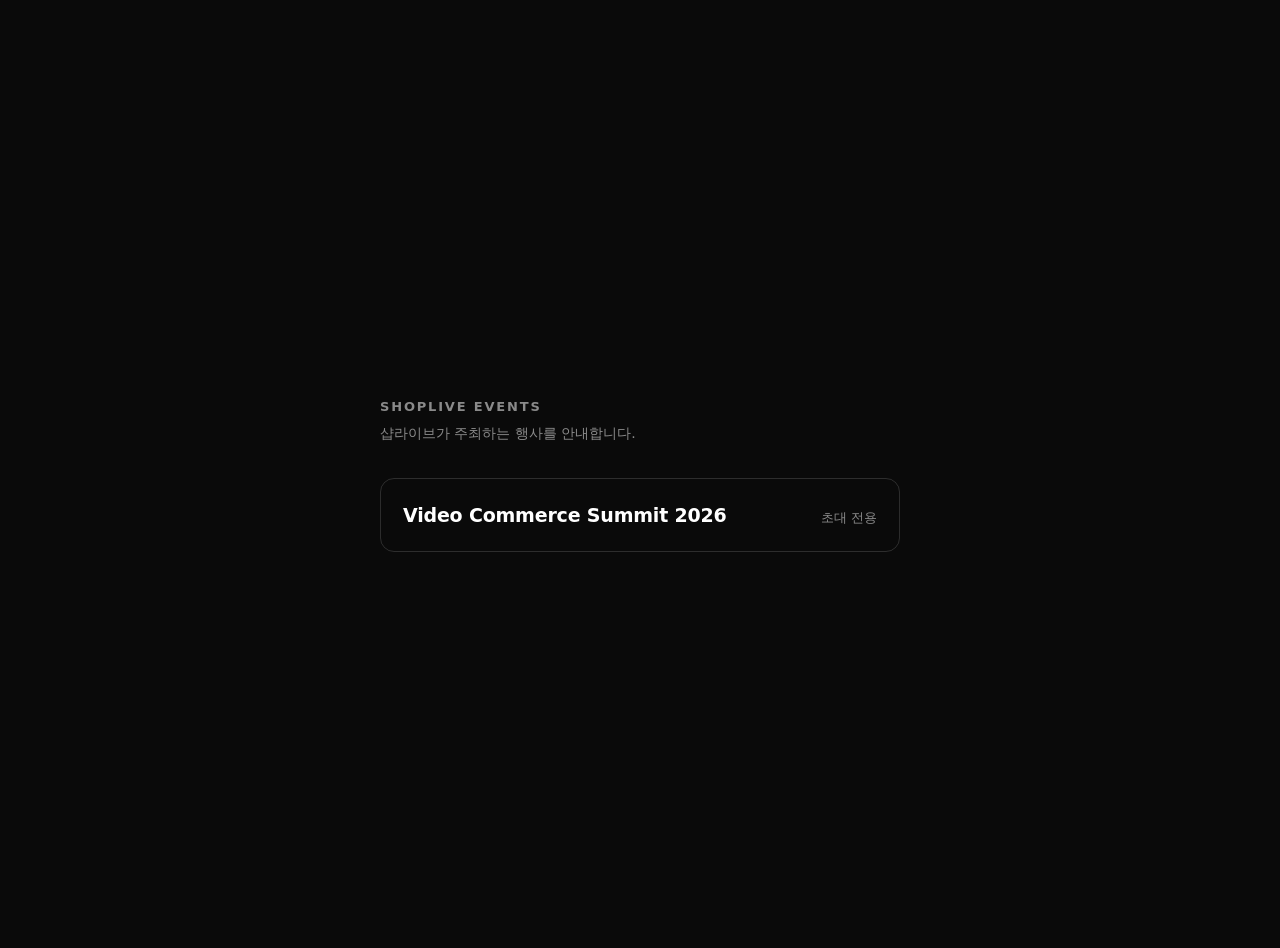
<file: index.html>
<!doctype html>
<html lang="ko">
<head>
<meta charset="utf-8" />
<meta name="viewport" content="width=device-width, initial-scale=1" />
<title>Shoplive Events</title>
<meta name="description" content="샵라이브가 주최하는 행사 안내." />
<meta name="theme-color" content="#0A0A0A" />
<link rel="icon" href="favicon.svg" type="image/svg+xml" />
<style>
  :root { color-scheme: dark; }
  body {
    margin: 0;
    min-height: 100dvh;
    display: grid;
    place-items: center;
    padding: 24px;
    background: #0A0A0A;
    color: #fff;
    font: 16px/1.7 system-ui, -apple-system, "Segoe UI", Roboto, sans-serif;
    word-break: keep-all;
  }
  main { width: 100%; max-width: 520px; }
  h1 { margin: 0 0 4px; font-size: 13px; font-weight: 700; letter-spacing: .14em; text-transform: uppercase; color: #8A8A8A; }
  p { margin: 0 0 32px; color: #8A8A8A; font-size: 14px; }
  ul { margin: 0; padding: 0; list-style: none; }
  li + li { margin-top: 12px; }
  a {
    display: flex;
    align-items: baseline;
    gap: 12px;
    padding: 20px 22px;
    border: 1px solid rgba(255,255,255,.14);
    border-radius: 14px;
    color: inherit;
    text-decoration: none;
    transition: border-color .2s ease, background .2s ease;
  }
  a:hover, a:focus-visible { border-color: #EA1525; background: rgba(234,21,37,.08); }
  .t { font-size: 19px; font-weight: 700; letter-spacing: -.01em; }
  .d { margin-left: auto; font-size: 13px; color: #8A8A8A; white-space: nowrap; }
</style>
</head>
<body>
<main>
  <h1>Shoplive Events</h1>
  <p>샵라이브가 주최하는 행사를 안내합니다.</p>
  <ul>
    <li>
      <a href="summit-2026/">
        <span class="t">Video Commerce Summit 2026</span>
        <span class="d">초대 전용</span>
      </a>
    </li>
  </ul>
</main>
</body>
</html>
</file>
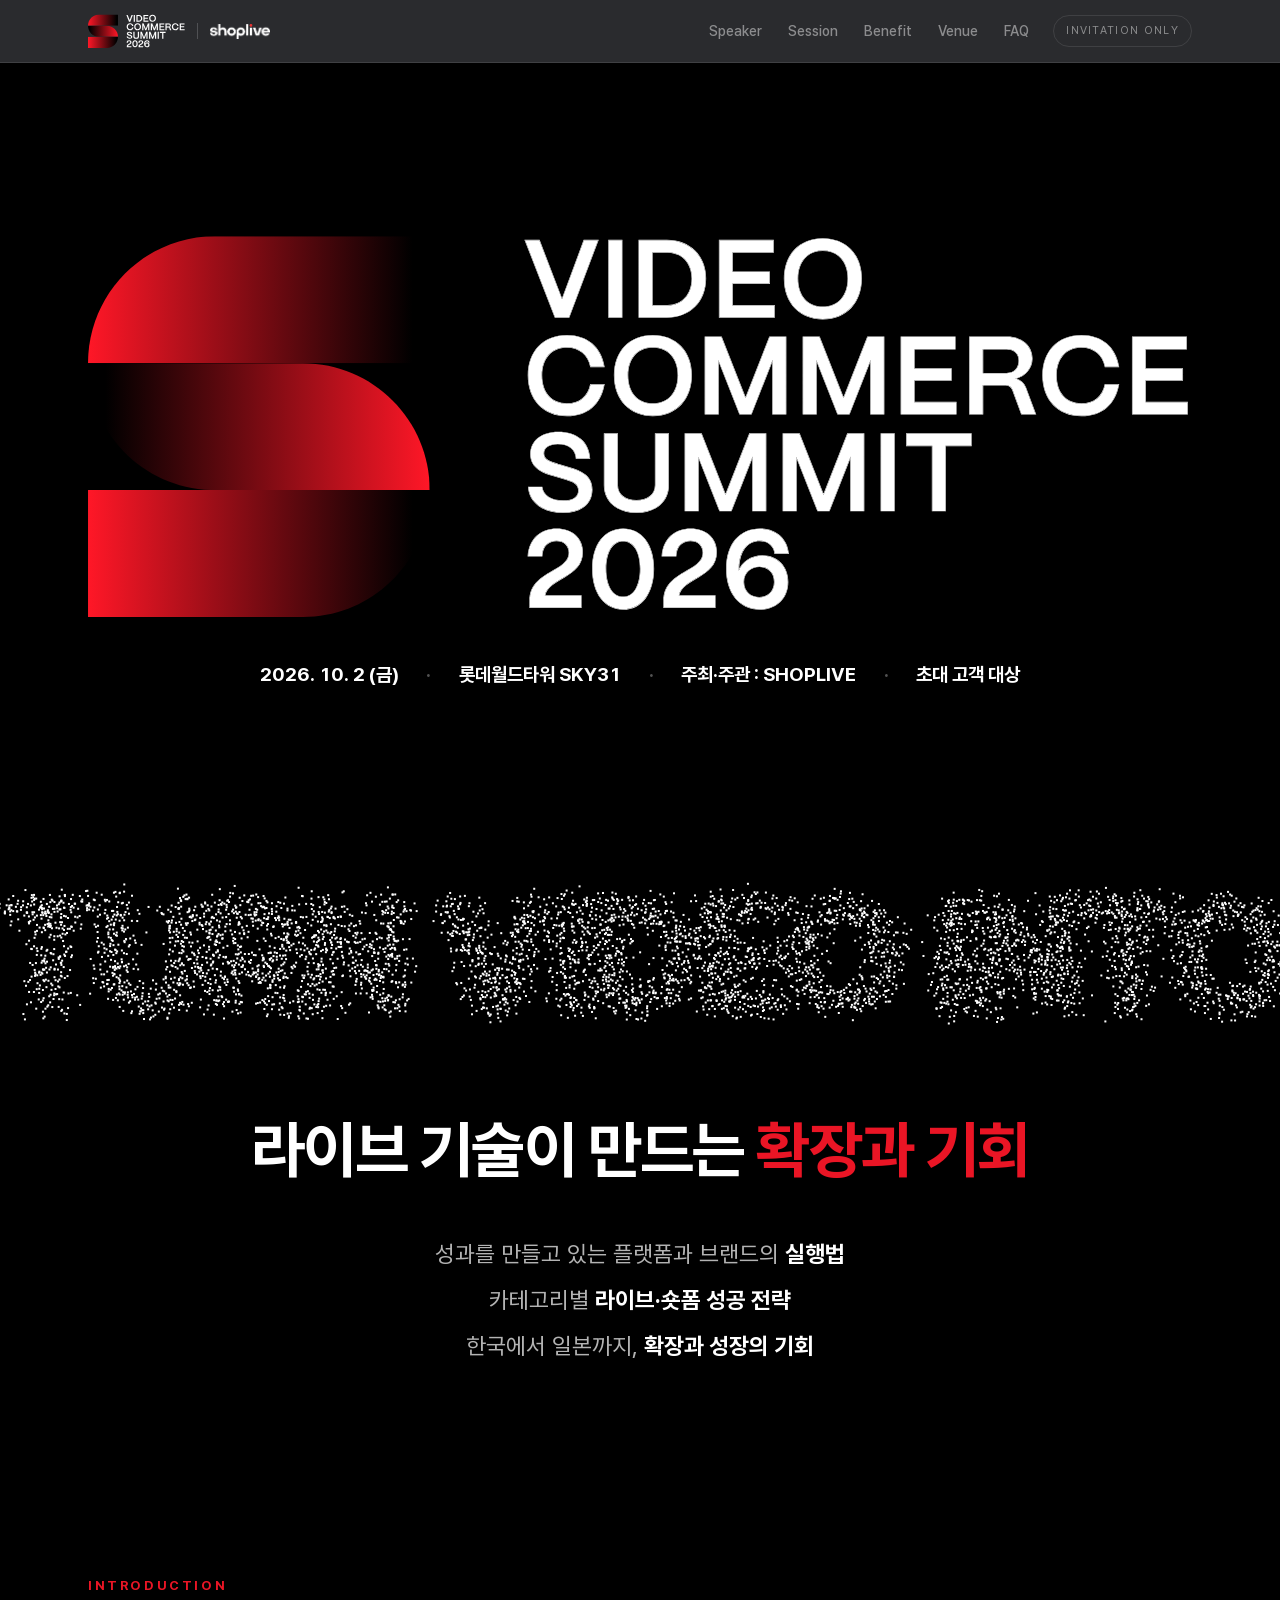
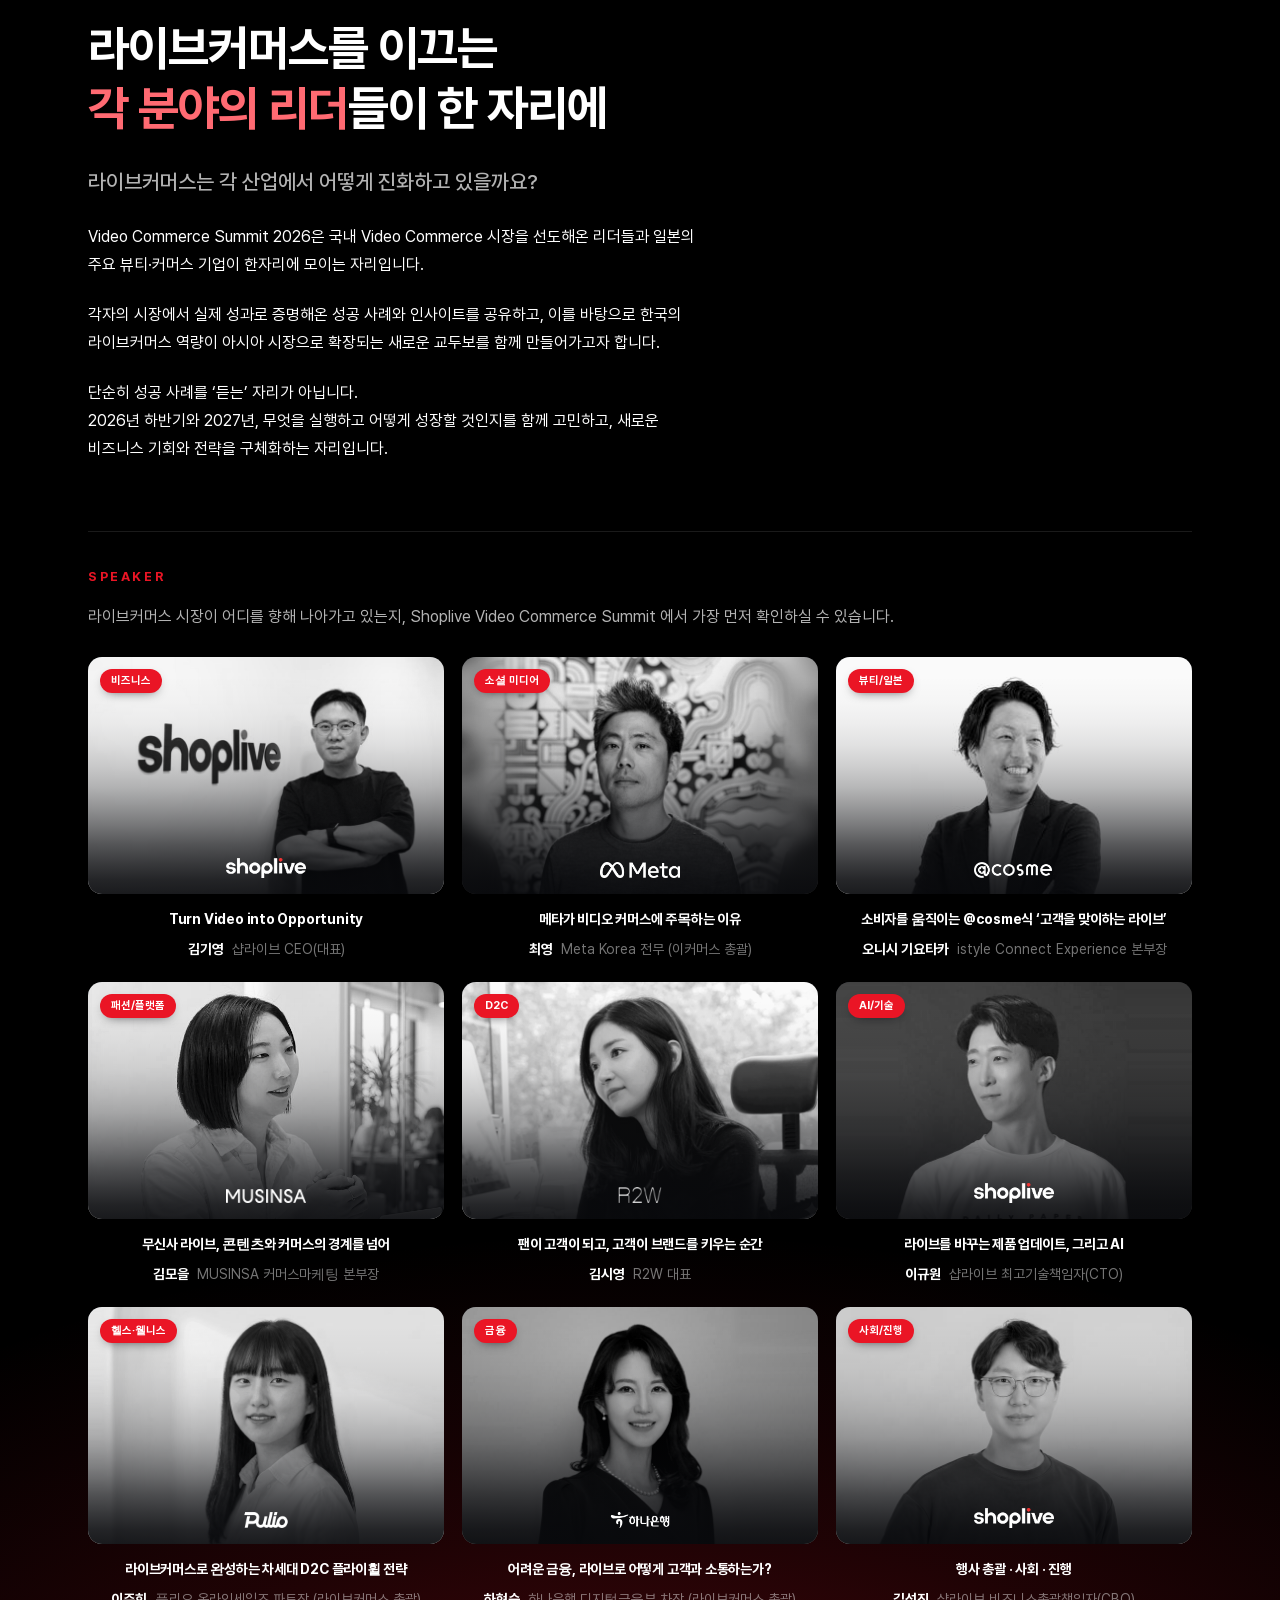
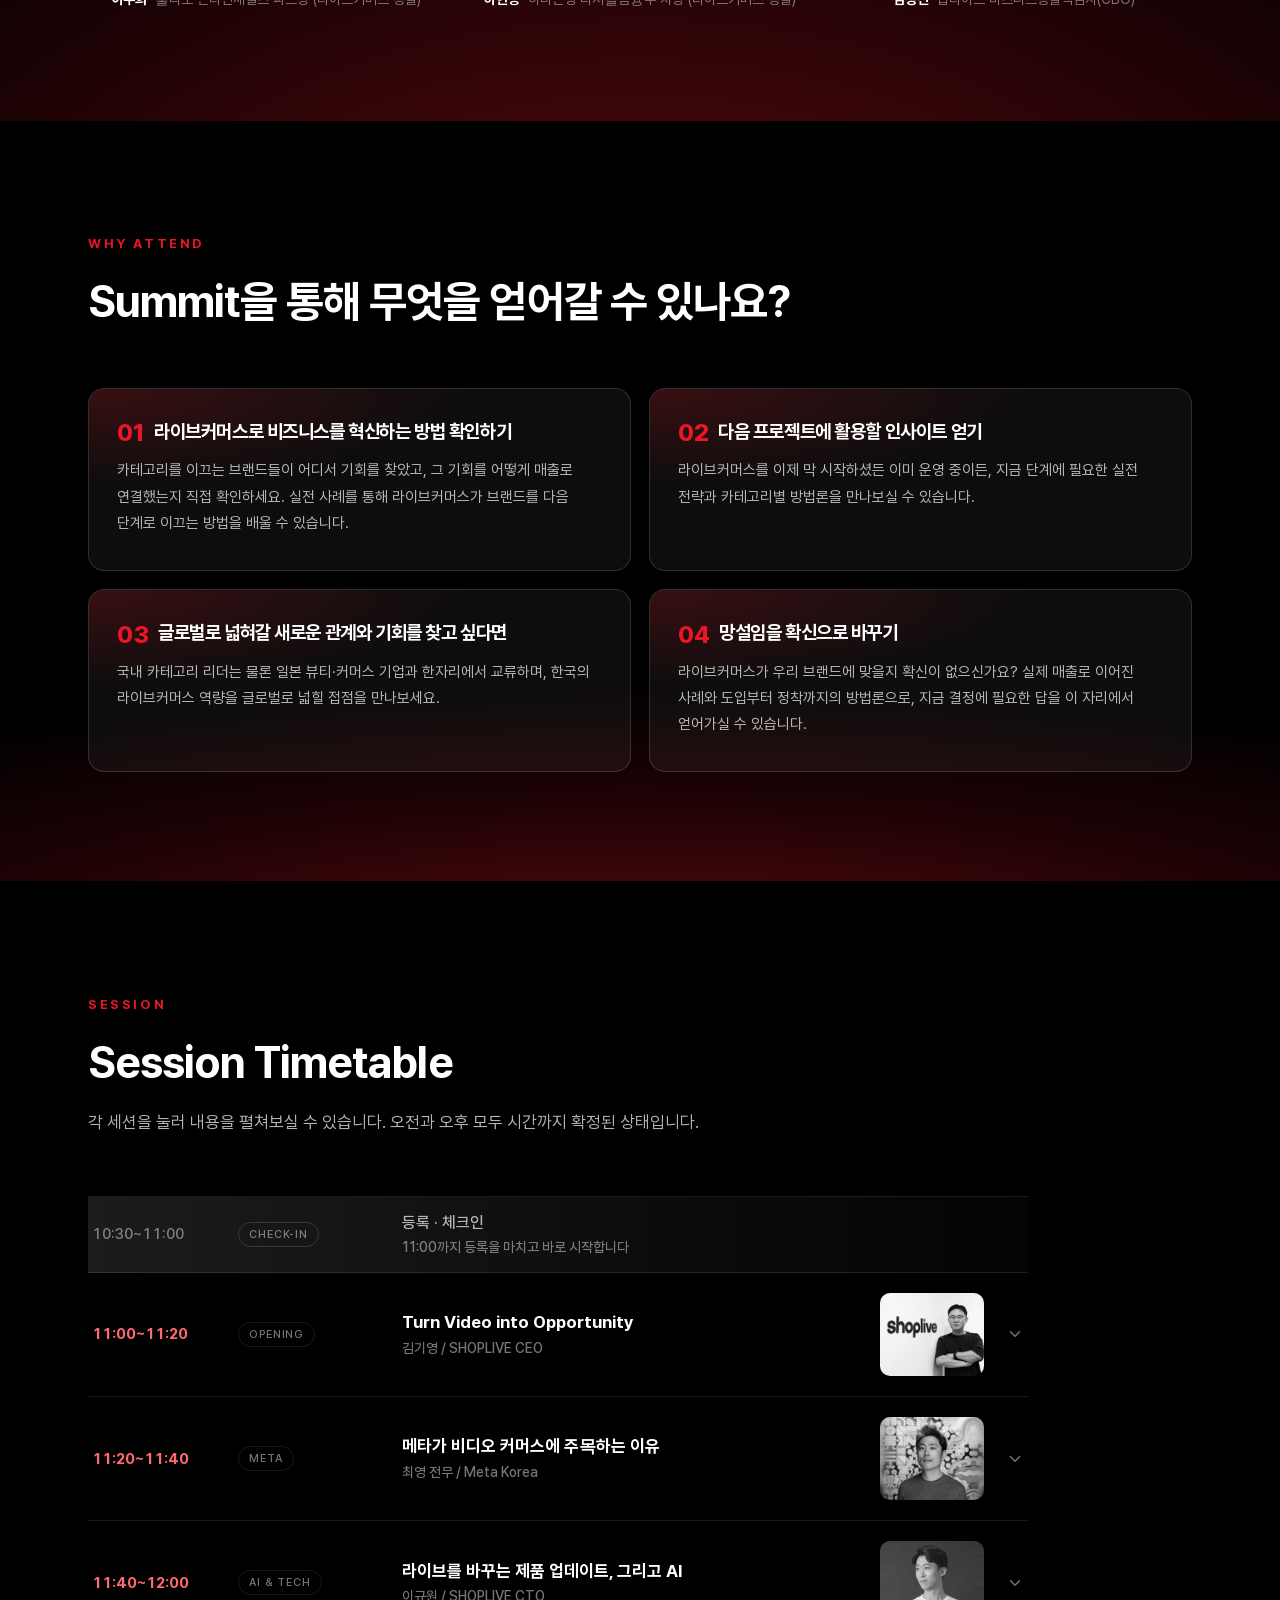
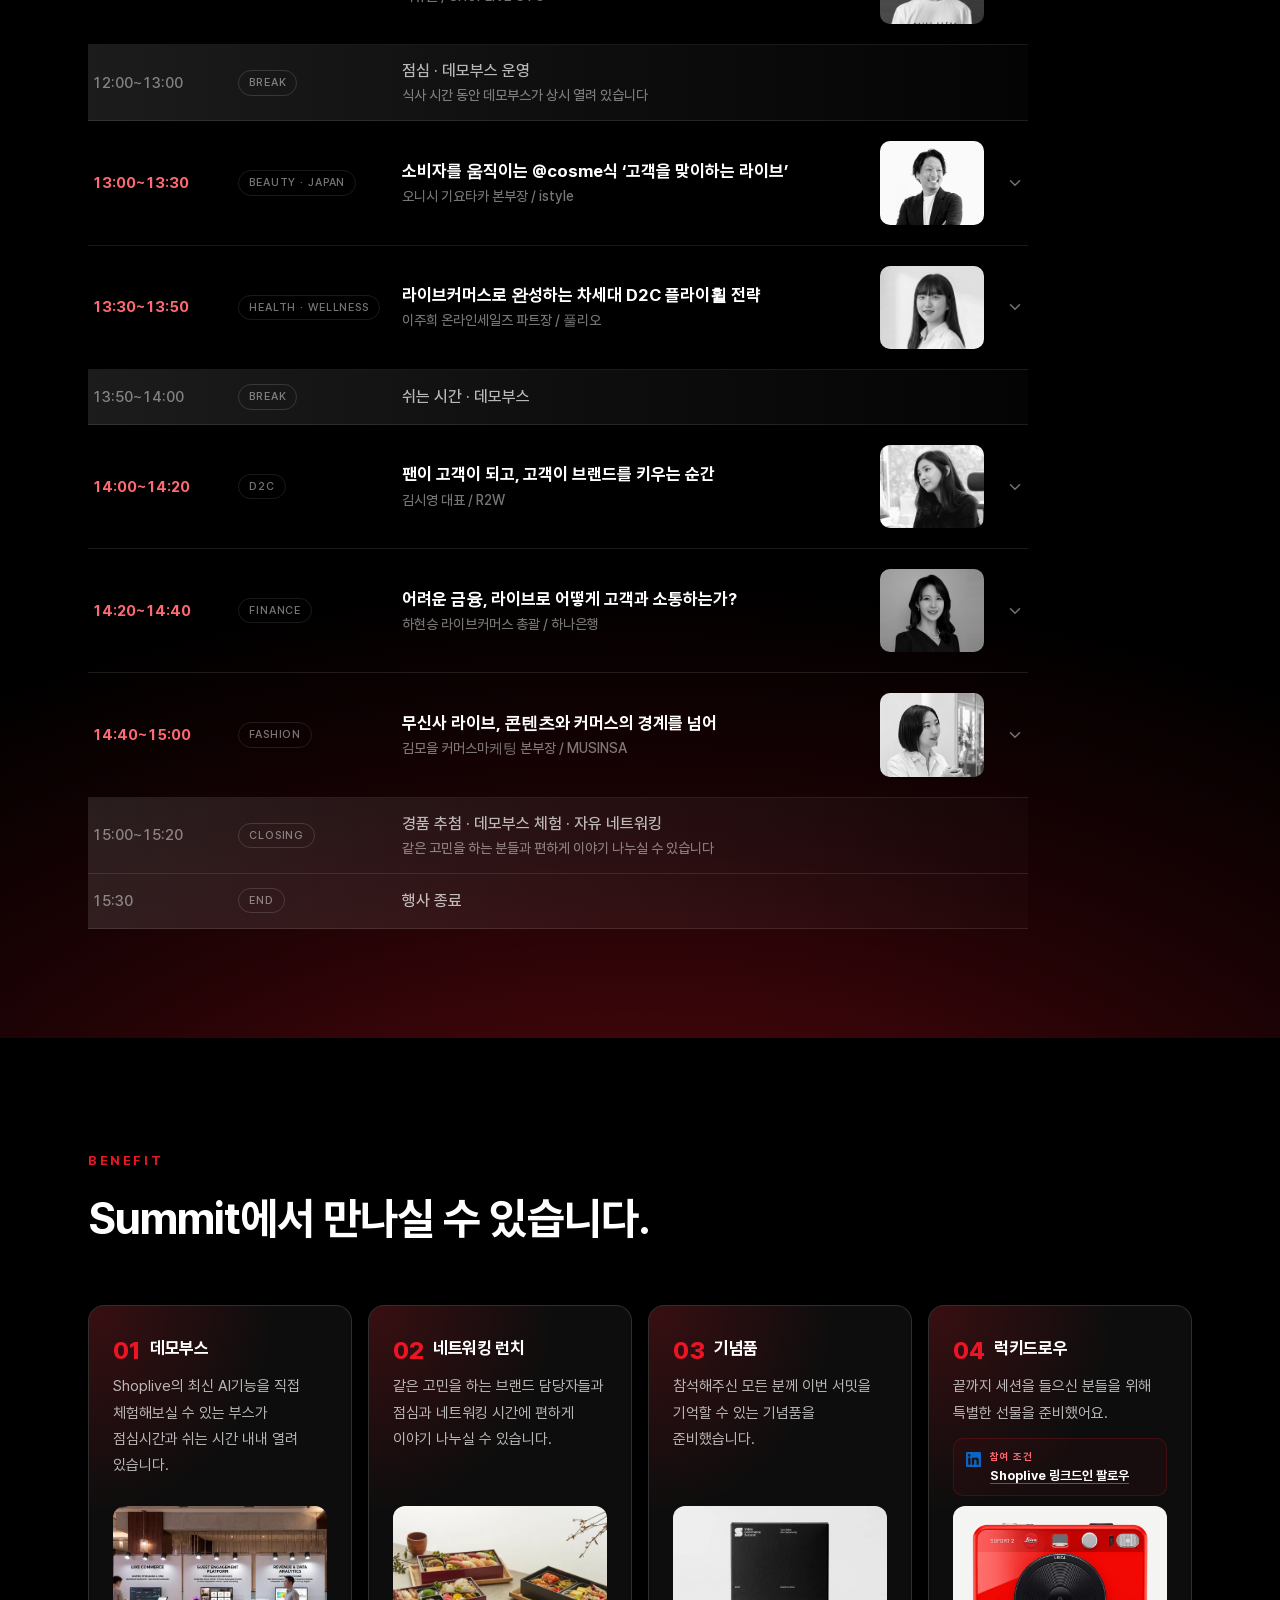
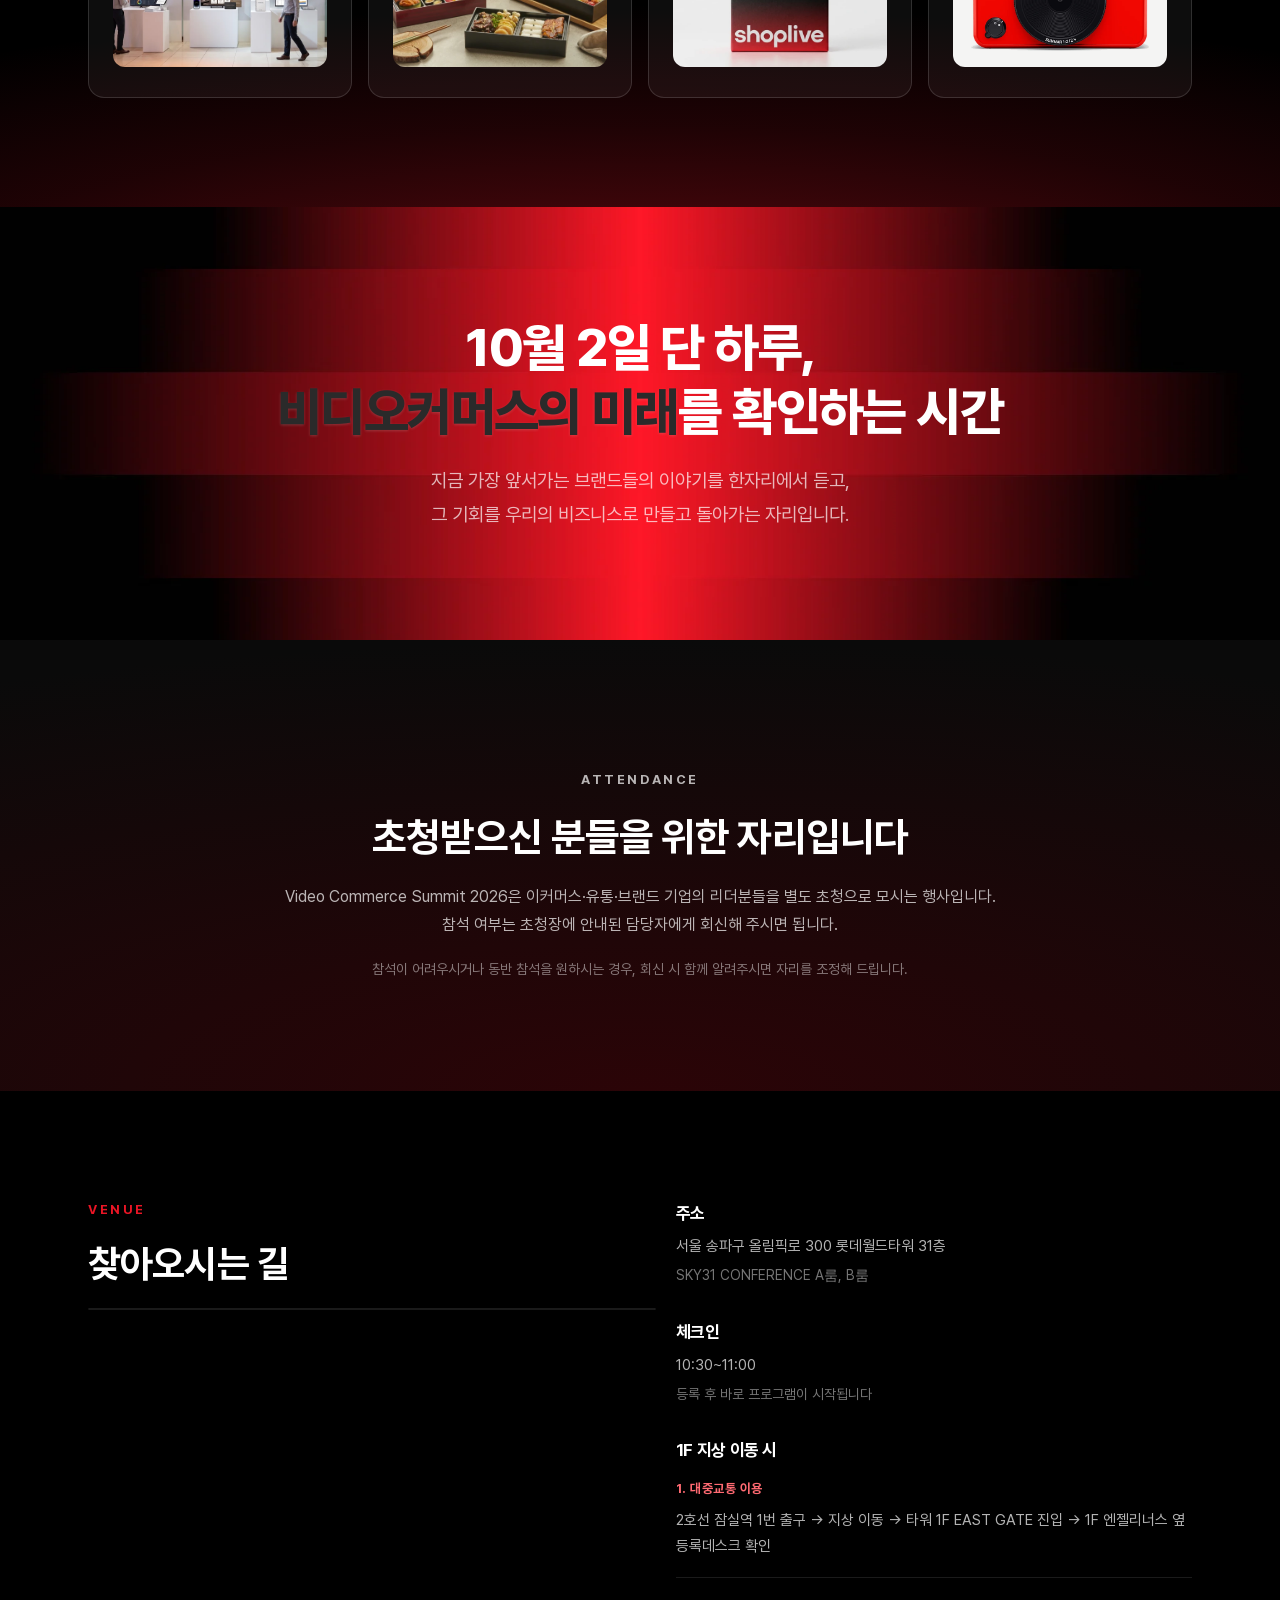
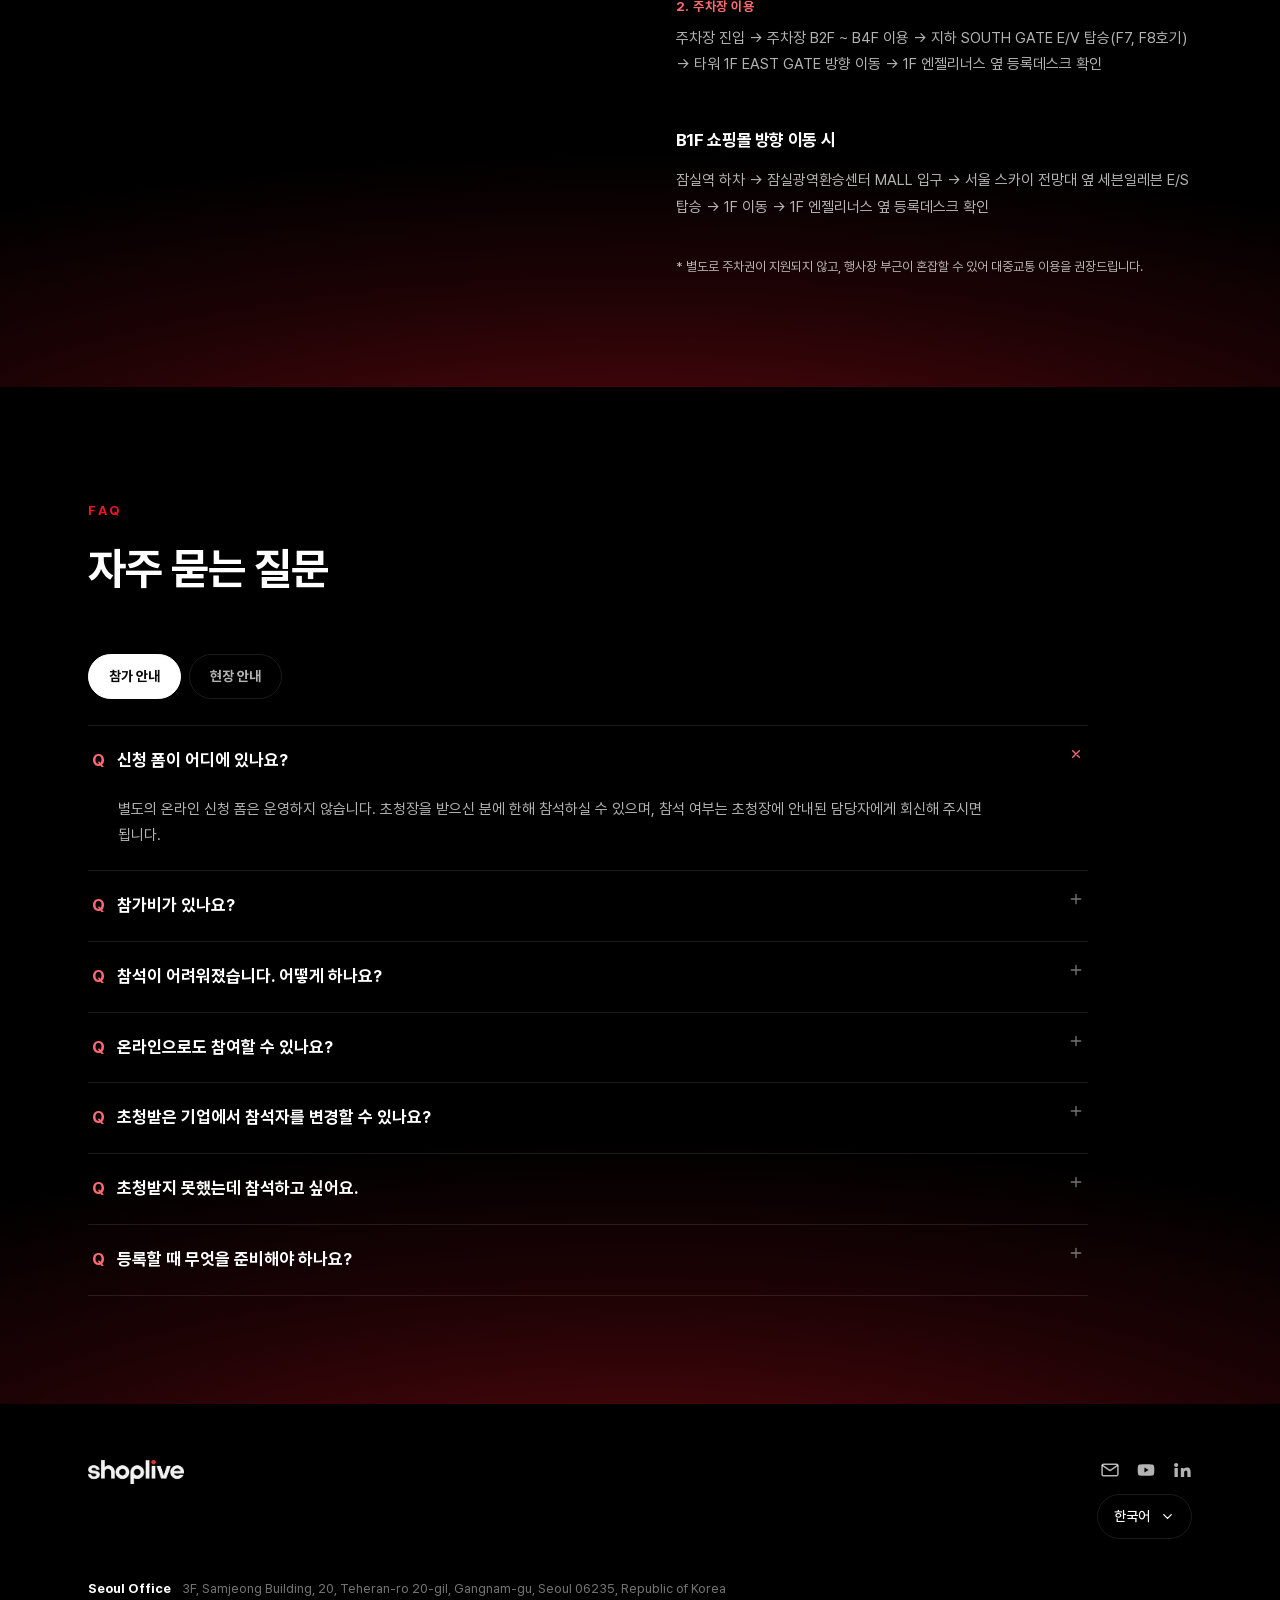
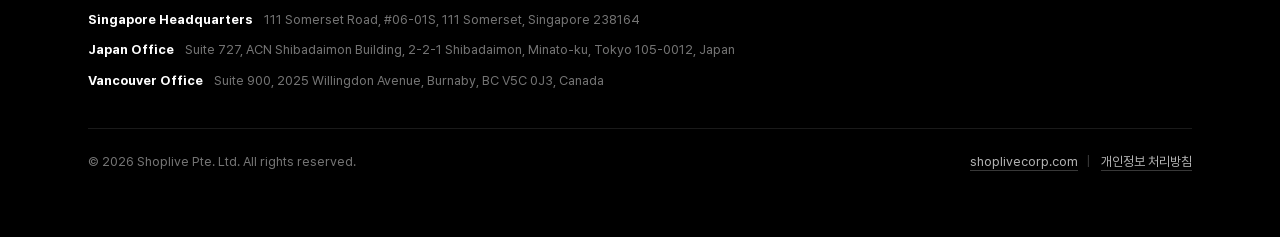
<file: summit-2026/index.html>
<!doctype html>
<html lang="ko">
<head>
<meta charset="utf-8" />
<meta name="viewport" content="width=device-width, initial-scale=1" />
<title>Video Commerce Summit 2026</title>
<meta name="description" content="Video Commerce Summit 2026 — 비디오 커머스의 다음 단계를 여는 초대 전용 서밋. 연사, 세션 타임테이블, 참가 혜택, 행사장 안내." />
<link rel="canonical" href="https://events.shoplivecorp.com/summit-2026/" />
<meta name="theme-color" content="#0A0A0A" />

<meta property="og:type" content="website" />
<meta property="og:site_name" content="Shoplive Events" />
<meta property="og:locale" content="ko_KR" />
<meta property="og:title" content="Video Commerce Summit 2026" />
<meta property="og:description" content="Video Commerce Summit 2026 — 비디오 커머스의 다음 단계를 여는 초대 전용 서밋. 연사, 세션 타임테이블, 참가 혜택, 행사장 안내." />
<meta property="og:url" content="https://events.shoplivecorp.com/summit-2026/" />
<meta property="og:image" content="https://events.shoplivecorp.com/summit-2026/og-image.png" />
<meta name="twitter:card" content="summary_large_image" />
<meta name="twitter:title" content="Video Commerce Summit 2026" />
<meta name="twitter:description" content="Video Commerce Summit 2026 — 비디오 커머스의 다음 단계를 여는 초대 전용 서밋. 연사, 세션 타임테이블, 참가 혜택, 행사장 안내." />
<meta name="twitter:image" content="https://events.shoplivecorp.com/summit-2026/og-image.png" />

<link rel="icon" href="../favicon.svg" type="image/svg+xml" />
<link rel="apple-touch-icon" href="assets/img/shoplive-logo.png" />

<link rel="preconnect" href="https://fonts.googleapis.com" />
<link rel="preconnect" href="https://fonts.gstatic.com" crossorigin />
<link rel="stylesheet" href="https://fonts.googleapis.com/css2?family=Noto+Sans+JP:wght@400;500;700;800&display=swap" />

<link rel="preload" href="assets/fonts/pretendard-400.woff2" as="font" type="font/woff2" crossorigin />
<link rel="preload" href="assets/fonts/pretendard-700.woff2" as="font" type="font/woff2" crossorigin />
<link rel="stylesheet" href="assets/css/fonts.css" />
<link rel="stylesheet" href="assets/css/style.css" />
<link rel="stylesheet" href="assets/css/live-player.css" />
</head>
<body>
<header class="gnb">
  <div class="wrap">
    <div class="gnb-left">
      <a class="gnb-brand" href="#top" aria-label="Video Commerce Summit 2026 맨 위로">
        <img class="gnb-lockup" src="assets/img/summit-lockup.svg" alt="Video Commerce Summit" />
      </a>
      <span class="gnb-div" aria-hidden="true"></span>
      <a class="gnb-by" href="https://www.shoplive.cloud/" target="_blank" rel="noopener" aria-label="Shoplive">
        <img class="gnb-logo" src="assets/img/shoplive-logo.png" alt="Shoplive" />
      </a>
    </div>
    <nav class="gnb-nav" aria-label="섹션 바로가기">
      <a href="#speakers">Speaker</a>
      <a href="#timetable">Session</a>
      <a href="#perks">Benefit</a>
      <a href="#venue">Venue</a>
      <a href="#faq">FAQ</a>
    </nav>
    <span class="gnb-chip">Invitation only</span>
  </div>
</header>

<main id="top">

  <!-- ===================== 히어로 ===================== -->
  <section class="hero">

    <div class="wrap hero-inner">
      <div class="hero-lockup">
        <img class="hl-mark" src="assets/img/summit-lockup.svg" alt="Video Commerce Summit 2026">
      </div>
      <p class="hero-meta">
        <span>2026. 10. 2 (금)</span><i>·</i>
        <span>롯데월드타워 SKY31</span><i>·</i>
        <span>주최·주관 : SHOPLIVE</span><i>·</i>
        <span>초대 고객 대상</span>
      </p>
    </div>

    <div class="wordmark">
      <canvas id="wm" aria-hidden="true"></canvas>
      <span class="sr-only">Turn Video into Opportunity</span>
    </div>



    <div class="wrap hero-inner">

      <h1>라이브 기술이 만드는 <span>확장과 기회</span></h1>


      <div class="hero-lines">
        <p>성과를 만들고 있는 플랫폼과 브랜드의 <b>실행법</b></p>
        <p>카테고리별 <b>라이브·숏폼 성공 전략</b></p>
        <p>한국에서 일본까지, <b>확장과 성장의 기회</b></p>
      </div>

    </div>
  </section>

  <!-- ===================== 인트로 ===================== -->
  <section class="sec sec--grad" id="intro">
    <div class="wrap">
      <p class="kicker" style="margin-bottom:20px;">Introduction</p>
      <h2 class="intro-lead">라이브커머스를 이끄는<br /><em>각 분야의 리더</em>들이 한 자리에</h2>
      <p class="intro-q">라이브커머스는 각 산업에서 어떻게 진화하고 있을까요?</p>
      <p class="intro-body">Video Commerce Summit 2026은 국내 Video Commerce 시장을 선도해온 리더들과 일본의 주요 뷰티·커머스 기업이 한자리에 모이는 자리입니다.</p>
      <p class="intro-body">각자의 시장에서 실제 성과로 증명해온 성공 사례와 인사이트를 공유하고, 이를 바탕으로 한국의 라이브커머스 역량이 아시아 시장으로 확장되는 새로운 교두보를 함께 만들어가고자 합니다.</p>
      <p class="intro-body">단순히 성공 사례를 ‘듣는’ 자리가 아닙니다.<br />2026년 하반기와 2027년, 무엇을 실행하고 어떻게 성장할 것인지를 함께 고민하고, 새로운 비즈니스 기회와 전략을 구체화하는 자리입니다.</p>

      <div class="speaker-lead" id="speakers">
        <p class="kicker">Speaker</p>
        <p class="speaker-lead-text">라이브커머스 시장이 어디를 향해 나아가고 있는지, Shoplive Video Commerce Summit 에서 가장 먼저 확인하실 수 있습니다.</p>
      </div>

    <!-- 사진·로고 넣는 법
         로고: <span class="spk-logo"><img src="파일경로" alt="브랜드 로고" /></span>
         사진: <span class="spk-photo"><img src="파일경로" alt="이름" /></span>
         (지금은 자리만 잡아둔 상태 — class 의 ph 를 지우고 img 를 넣으면 됩니다) -->
    <div class="speakers">
      <article class="spk">
        <div class="spk-media">
          <span class="cat">비즈니스</span>
          <img class="spk-photo" src="assets/img/speaker-kim-kiyoung.jpg" alt="김기영 샵라이브 CEO(대표)" />
          <img class="spk-logo" src="assets/img/shoplive-logo.png" alt="샵라이브 로고" />
        </div>
        <div class="spk-body">
          <h3 class="spk-topic">Turn Video into Opportunity</h3>
          <p class="spk-person"><b>김기영</b> 샵라이브 CEO(대표)</p>
        </div>
      </article>
      <article class="spk">
        <div class="spk-media">
          <span class="cat">소셜 미디어</span>
          <img class="spk-photo" src="assets/img/speaker-choi-young.jpg" alt="최영" />
          <img class="spk-logo" src="assets/img/logo-meta.png" alt="메타 로고" />
        </div>
        <div class="spk-body">
          <h3 class="spk-topic">메타가 비디오 커머스에 주목하는 이유</h3>
          <p class="spk-person"><b>최영</b> Meta Korea 전무 (이커머스 총괄)</p>
        </div>
      </article>
      <article class="spk">
        <div class="spk-media">
          <span class="cat">뷰티/일본</span>
          <img class="spk-photo" src="assets/img/speaker-onishi-kiyotaka.png" alt="오니시 기요타카" />
          <img class="spk-logo" src="assets/img/logo-atcosme.png" alt="@COSME 앳코스메 로고" />
        </div>
        <div class="spk-body">
          <h3 class="spk-topic">소비자를 움직이는 @cosme식 ‘고객을 맞이하는 라이브’</h3>
          <p class="spk-person"><b>오니시 기요타카</b> istyle Connect Experience 본부장</p>
        </div>
      </article>
      <article class="spk">
        <div class="spk-media">
          <span class="cat">패션/플랫폼</span>
          <img class="spk-photo" src="assets/img/speaker-kim-moeul.jpg" alt="김모을 MUSINSA 커머스마케팅 본부장" />
          <img class="spk-logo" src="assets/img/logo-musinsa.png" alt="무신사 로고" />
        </div>
        <div class="spk-body">
          <h3 class="spk-topic">무신사 라이브, 콘텐츠와 커머스의 경계를 넘어</h3>
          <p class="spk-person"><b>김모을</b> MUSINSA 커머스마케팅 본부장</p>
        </div>
      </article>
      <article class="spk">
        <div class="spk-media">
          <span class="cat">D2C</span>
          <img class="spk-photo" src="assets/img/speaker-kim-siyoung.jpg" alt="김시영" />
          <img class="spk-logo" src="assets/img/logo-r2w.png" alt="R2W 로고" />
        </div>
        <div class="spk-body">
          <h3 class="spk-topic">팬이 고객이 되고, 고객이 브랜드를 키우는 순간</h3>
          <p class="spk-person"><b>김시영</b> R2W 대표</p>
        </div>
      </article>
      <article class="spk">
        <div class="spk-media">
          <span class="cat">AI/기술</span>
          <img class="spk-photo" src="assets/img/speaker-lee-gyuwon.jpg" alt="이규원 샵라이브 최고기술책임자(CTO)" />
          <img class="spk-logo" src="assets/img/shoplive-logo.png" alt="샵라이브 로고" />
        </div>
        <div class="spk-body">
          <h3 class="spk-topic">라이브를 바꾸는 제품 업데이트, 그리고 AI</h3>
          <p class="spk-person"><b>이규원</b> 샵라이브 최고기술책임자(CTO)</p>
        </div>
      </article>
      <article class="spk">
        <div class="spk-media">
          <span class="cat">헬스·웰니스</span>
          <img class="spk-photo" src="assets/img/speaker-lee-juhee.jpg" alt="이주희" />
          <img class="spk-logo" src="assets/img/logo-pulio.png" alt="풀리오 로고" />
        </div>
        <div class="spk-body">
          <h3 class="spk-topic">라이브커머스로 완성하는 차세대 D2C 플라이휠 전략</h3>
          <p class="spk-person"><b>이주희</b> 풀리오 온라인세일즈 파트장 (라이브커머스 총괄)</p>
        </div>
      </article>
      <article class="spk">
        <div class="spk-media">
          <span class="cat">금융</span>
          <img class="spk-photo" src="assets/img/speaker-ha-hyunseung.jpg" alt="하현승" />
          <img class="spk-logo" src="assets/img/logo-keb-hana.png" alt="하나은행 로고" />
        </div>
        <div class="spk-body">
          <h3 class="spk-topic">어려운 금융, 라이브로 어떻게 고객과 소통하는가?</h3>
          <p class="spk-person"><b>하현승</b> 하나은행 디지털금융부 차장 (라이브커머스 총괄)</p>
        </div>
      </article>
      <article class="spk">
        <div class="spk-media">
          <span class="cat">사회/진행</span>
          <img class="spk-photo" src="assets/img/speaker-kim-seongjin.jpg" alt="김성진 샵라이브 비즈니스총괄책임자(CBO)" />
          <img class="spk-logo" src="assets/img/shoplive-logo.png" alt="샵라이브 로고" />
        </div>
        <div class="spk-body">
          <h3 class="spk-topic">행사 총괄 · 사회 · 진행</h3>
          <p class="spk-person"><b>김성진</b> 샵라이브 비즈니스총괄책임자(CBO)</p>
        </div>
      </article>
    </div>

    </div>
  </section>

  <!-- ===================== 참석해야 하는 이유 ===================== -->
  <section class="sec sec--grad" id="why-attend">
    <div class="wrap">
      <div class="sec-head">
        <p class="kicker">Why Attend</p>
        <h2 class="why-title">Summit을 통해 무엇을 얻어갈 수 있나요?</h2>
      </div>

      <div class="reasons">
        <article class="reason">
          <h3><span class="num">01</span><span class="tx">라이브커머스로 비즈니스를 혁신하는 방법 확인하기</span></h3>
          <p>카테고리를 이끄는 브랜드들이 어디서 기회를 찾았고, 그 기회를 어떻게 매출로 연결했는지 직접 확인하세요. 실전 사례를 통해 라이브커머스가 브랜드를 다음 단계로 이끄는 방법을 배울 수 있습니다.</p>
        </article>
        <article class="reason">
          <h3><span class="num">02</span><span class="tx">다음 프로젝트에 활용할 인사이트 얻기</span></h3>
          <p>라이브커머스를 이제 막 시작하셨든 이미 운영 중이든, 지금 단계에 필요한 실전 전략과 카테고리별 방법론을 만나보실 수 있습니다.</p>
        </article>
        <article class="reason">
          <h3><span class="num">03</span><span class="tx">글로벌로 넓혀갈 새로운 관계와 기회를 찾고 싶다면</span></h3>
          <p>국내 카테고리 리더는 물론 일본 뷰티·커머스 기업과 한자리에서 교류하며, 한국의 라이브커머스 역량을 글로벌로 넓힐 접점을 만나보세요.</p>
        </article>
        <article class="reason">
          <h3><span class="num">04</span><span class="tx">망설임을 확신으로 바꾸기</span></h3>
          <p>라이브커머스가 우리 브랜드에 맞을지 확신이 없으신가요? 실제 매출로 이어진 사례와 도입부터 정착까지의 방법론으로, 지금 결정에 필요한 답을 이 자리에서 얻어가실 수 있습니다.</p>
        </article>
      </div>
    </div>
  </section>

  <!-- ===================== 타임테이블 ===================== -->
  <section class="sec sec--grad" id="timetable">
    <div class="wrap">
      <div class="sec-head">
        <p class="kicker">Session</p>
        <h2>Session Timetable</h2>
        <p class="sub">각 세션을 눌러 내용을 펼쳐보실 수 있습니다. 오전과 오후 모두 시간까지 확정된 상태입니다.</p>
      </div>

      <div class="tt">
        <details class="brk no-toggle">
          <summary>
            <span class="t">10:30~11:00</span>
            <span class="tag">Check-in</span>
            <span class="ttl">등록 · 체크인<small>11:00까지 등록을 마치고 바로 시작합니다</small></span>
            <svg class="chev" viewBox="0 0 24 24" fill="none" stroke="currentColor" stroke-width="2" stroke-linecap="round"><path d="M6 9l6 6 6-6"/></svg>
          </summary>
        </details>

        <details>
          <summary>
            <span class="t">11:00~11:20</span>
            <span class="tag">Opening</span>
            <span class="ttl">Turn Video into Opportunity<small>김기영 / SHOPLIVE CEO</small></span>
            <span class="tt-thumb" aria-hidden="true"><img class="tt-photo" src="assets/img/timetable-kim-kiyoung.jpg" alt="" /></span>
            <svg class="chev" viewBox="0 0 24 24" fill="none" stroke="currentColor" stroke-width="2" stroke-linecap="round"><path d="M6 9l6 6 6-6"/></svg>
          </summary>
          <p class="detail">라이브는 커머스에만 머물지 않고 다양한 카테고리의 새로운 산업과 만나 시너지를 내고 있습니다. 라이브가 줄 수 있는 신뢰의 자산을 이제 새로운 가능성으로 확장합니다.</p>
        </details>

        <details>
          <summary>
            <span class="t">11:20~11:40</span>
            <span class="tag">Meta</span>
            <span class="ttl">메타가 비디오 커머스에 주목하는 이유<small>최영 전무 / Meta Korea</small></span>
            <span class="tt-thumb" aria-hidden="true"><img class="tt-photo" src="assets/img/timetable-choi-young.jpg" alt="" /></span>
            <svg class="chev" viewBox="0 0 24 24" fill="none" stroke="currentColor" stroke-width="2" stroke-linecap="round"><path d="M6 9l6 6 6-6"/></svg>
          </summary>
          <p class="detail">메타가 비디오 커머스에 주목하고 투자하는 이유를 짚어봅니다. 인스타그램을 중심으로 브랜드들이 어떤 기회를 만들어갈 수 있는지, 메타의 시각에서 이야기합니다.</p>
        </details>

        <details>
          <summary>
            <span class="t">11:40~12:00</span>
            <span class="tag">AI &amp; Tech</span>
            <span class="ttl">라이브를 바꾸는 제품 업데이트, 그리고 AI<small>이규원 / SHOPLIVE CTO</small></span>
            <span class="tt-thumb" aria-hidden="true"><img class="tt-photo" src="assets/img/timetable-lee-gyuwon.jpg" alt="" /></span>
            <svg class="chev" viewBox="0 0 24 24" fill="none" stroke="currentColor" stroke-width="2" stroke-linecap="round"><path d="M6 9l6 6 6-6"/></svg>
          </summary>
          <p class="detail">최근 릴리스한 기능부터 현재 준비 중인 기능까지, 샵라이브 제품 업데이트를 한자리에 정리합니다. 구축과 운영, 데이터까지 무엇이 달라졌는지 짚고, AI를 활용해 라이브 운영을 개선하는 기능도 함께 소개합니다.</p>
        </details>

        <details class="brk no-toggle">
          <summary>
            <span class="t">12:00~13:00</span>
            <span class="tag">Break</span>
            <span class="ttl">점심 · 데모부스 운영<small>식사 시간 동안 데모부스가 상시 열려 있습니다</small></span>
            <svg class="chev" viewBox="0 0 24 24" fill="none" stroke="currentColor" stroke-width="2" stroke-linecap="round"><path d="M6 9l6 6 6-6"/></svg>
          </summary>
        </details>

        <details>
          <summary>
            <span class="t">13:00~13:30</span>
            <span class="tag">Beauty · Japan</span>
            <span class="ttl">소비자를 움직이는 @cosme식 ‘고객을 맞이하는 라이브’<small>오니시 기요타카 본부장 / istyle</small></span>
            <span class="tt-thumb" aria-hidden="true"><img class="tt-photo" src="assets/img/timetable-onishi-kiyotaka.png" alt="" /></span>
            <svg class="chev" viewBox="0 0 24 24" fill="none" stroke="currentColor" stroke-width="2" stroke-linecap="round"><path d="M6 9l6 6 6-6"/></svg>
          </summary>
          <p class="detail">정보가 넘칠수록 소비자의 선택은 오히려 어려워집니다. @cosme는 라이브를 통해 소비자 한 명 한 명에게 맞춘 ‘개인화된 접객’을 구현하고, 댓글과 실시간 소통을 관계 형성의 기회로 연결해 구매를 이끌어내고 있습니다. 그 실전 노하우를 짚어봅니다.</p>
        </details>

        <details>
          <summary>
            <span class="t">13:30~13:50</span>
            <span class="tag">Health · Wellness</span>
            <span class="ttl">라이브커머스로 완성하는 차세대 D2C 플라이휠 전략<small>이주희 온라인세일즈 파트장 / 풀리오</small></span>
            <span class="tt-thumb" aria-hidden="true"><img class="tt-photo" src="assets/img/timetable-lee-juhee.jpg" alt="" /></span>
            <svg class="chev" viewBox="0 0 24 24" fill="none" stroke="currentColor" stroke-width="2" stroke-linecap="round"><path d="M6 9l6 6 6-6"/></svg>
          </summary>
          <p class="detail">풀리오 라이브 사례를 통해 D2C 브랜드가 라이브커머스로 고객의 관심을 구매와 재구매로 이어가는 플라이휠 전략과 운영 노하우를 소개합니다.</p>
        </details>

        <details class="brk no-toggle">
          <summary>
            <span class="t">13:50~14:00</span>
            <span class="tag">Break</span>
            <span class="ttl">쉬는 시간 · 데모부스</span>
            <svg class="chev" viewBox="0 0 24 24" fill="none" stroke="currentColor" stroke-width="2" stroke-linecap="round"><path d="M6 9l6 6 6-6"/></svg>
          </summary>
        </details>

        <details>
          <summary>
            <span class="t">14:00~14:20</span>
            <span class="tag">D2C</span>
            <span class="ttl">팬이 고객이 되고, 고객이 브랜드를 키우는 순간<small>김시영 대표 / R2W</small></span>
            <span class="tt-thumb" aria-hidden="true"><img class="tt-photo" src="assets/img/timetable-kim-siyoung.jpg" alt="" /></span>
            <svg class="chev" viewBox="0 0 24 24" fill="none" stroke="currentColor" stroke-width="2" stroke-linecap="round"><path d="M6 9l6 6 6-6"/></svg>
          </summary>
          <p class="detail">5년간 자사 라이브로 쌓은 고객 소통과 신뢰가 구매·재구매·상품기획으로 이어진 R2W의 D2C 성장 방식을 공유합니다.</p>
        </details>

        <details>
          <summary>
            <span class="t">14:20~14:40</span>
            <span class="tag">Finance</span>
            <span class="ttl">어려운 금융, 라이브로 어떻게 고객과 소통하는가?<small>하현승 라이브커머스 총괄 / 하나은행</small></span>
            <span class="tt-thumb" aria-hidden="true"><img class="tt-photo" src="assets/img/timetable-ha-hyunseung.jpg" alt="" /></span>
            <svg class="chev" viewBox="0 0 24 24" fill="none" stroke="currentColor" stroke-width="2" stroke-linecap="round"><path d="M6 9l6 6 6-6"/></svg>
          </summary>
          <p class="detail">금융 상품 소개부터 채용, 브랜드 커뮤니케이션까지 금융사는 라이브를 통해 고객과 어떻게 소통하는지 알아봅니다.</p>
        </details>

        <details>
          <summary>
            <span class="t">14:40~15:00</span>
            <span class="tag">Fashion</span>
            <span class="ttl">무신사 라이브, 콘텐츠와 커머스의 경계를 넘어<small>김모을 커머스마케팅 본부장 / MUSINSA</small></span>
            <span class="tt-thumb" aria-hidden="true"><img class="tt-photo" src="assets/img/timetable-kim-moeul.jpg" alt="" /></span>
            <svg class="chev" viewBox="0 0 24 24" fill="none" stroke="currentColor" stroke-width="2" stroke-linecap="round"><path d="M6 9l6 6 6-6"/></svg>
          </summary>
          <p class="detail">6년간 라이브커머스를 통해 성장해온 무신사가 그 과정에서 발견한 콘텐츠와 커머스의 새로운 가능성, 변화하는 고객 경험, 그리고 앞으로 만들어갈 성장의 방향을 이야기합니다.</p>
        </details>

        <details class="brk no-toggle">
          <summary>
            <span class="t">15:00~15:20</span>
            <span class="tag">Closing</span>
            <span class="ttl">경품 추첨 · 데모부스 체험 · 자유 네트워킹<small>같은 고민을 하는 분들과 편하게 이야기 나누실 수 있습니다</small></span>
            <svg class="chev" viewBox="0 0 24 24" fill="none" stroke="currentColor" stroke-width="2" stroke-linecap="round"><path d="M6 9l6 6 6-6"/></svg>
          </summary>
        </details>

        <details class="brk no-toggle">
          <summary>
            <span class="t">15:30</span>
            <span class="tag">End</span>
            <span class="ttl">행사 종료</span>
            <svg class="chev" viewBox="0 0 24 24" fill="none" stroke="currentColor" stroke-width="2" stroke-linecap="round"><path d="M6 9l6 6 6-6"/></svg>
          </summary>
        </details>
      </div>
    </div>
  </section>

  <!-- ===================== 혜택 ===================== -->
  <section class="sec sec--grad" id="perks">
    <div class="wrap">
      <div class="sec-head">
        <p class="kicker">Benefit</p>
        <h2>Summit에서 만나실 수 있습니다.</h2>
      </div>

      <div class="perks">

        <article class="perk">
          <h3><span class="num">01</span><span class="tx">데모부스</span></h3>
          <p>Shoplive의 최신 AI기능을 직접 체험해보실 수 있는 부스가 점심시간과 쉬는 시간 내내 열려 있습니다.</p>
          <img class="perk-img perk-img--photo" src="assets/img/perk-demo-booth.webp" alt="데모부스 전경" />
        </article>
        <article class="perk">
          <h3><span class="num">02</span><span class="tx">네트워킹 런치</span></h3>
          <p>같은 고민을 하는 브랜드 담당자들과 점심과 네트워킹 시간에 편하게 이야기 나누실 수 있습니다.</p>
          <img class="perk-img perk-img--photo" src="assets/img/perk-networking-lunch.webp" alt="네트워킹 런치 도시락" />
        </article>
        <article class="perk">
          <h3><span class="num">03</span><span class="tx">기념품</span></h3>
          <p>참석해주신 모든 분께 이번 서밋을 기억할 수 있는 기념품을 준비했습니다.</p>
          <img class="perk-img perk-img--photo" src="assets/img/perk-goods.webp" alt="Video Commerce Summit 2026 기념품 패키지" />
        </article>
        <article class="perk">
          <h3><span class="num">04</span><span class="tx">럭키드로우</span></h3>
          <p>끝까지 세션을 들으신 분들을 위해 특별한 선물을 준비했어요.</p>
          <p class="perk-req">
            <span class="perk-req-ic" aria-hidden="true"><svg viewBox="0 0 24 24" fill="currentColor"><path d="M20.45 20.45h-3.56v-5.57c0-1.33-.03-3.04-1.85-3.04-1.86 0-2.14 1.45-2.14 2.94v5.67H9.35V9h3.41v1.56h.05a3.74 3.74 0 0 1 3.37-1.85c3.6 0 4.27 2.37 4.27 5.46v6.28zM5.34 7.43a2.07 2.07 0 1 1 0-4.13 2.07 2.07 0 0 1 0 4.13zM7.12 20.45H3.56V9h3.56v11.45zM22.22 0H1.77C.79 0 0 .77 0 1.72v20.56C0 23.23.79 24 1.77 24h20.45c.98 0 1.78-.77 1.78-1.72V1.72C24 .77 23.2 0 22.22 0z"/></svg></span>
            <span class="perk-req-tx"><b>참여 조건</b><a href="https://kr.linkedin.com/company/shoplive" target="_blank" rel="noopener">Shoplive 링크드인 팔로우</a></span>
          </p>
          <img class="perk-img" src="assets/img/perk-luckydraw-leica.webp" alt="럭키드로우 경품 — Leica Sofort 2 (레드)" />
        </article>

      </div>
    </div>
  </section>
  <!-- ===================== 강조 밴드 ===================== -->
  <section class="sec sec--grad" id="moment" style="background: url(assets/img/moment-bg.webp) center/cover no-repeat;">
    <div class="wrap">
      <div class="emph">
        <h2>10월 2일 단 하루,<br /><em>비디오커머스의 미래</em>를 확인하는 시간</h2>
        <p>지금 가장 앞서가는 브랜드들의 이야기를 한자리에서 듣고,<br />그 기회를 우리의 비즈니스로 만들고 돌아가는 자리입니다.</p>
      </div>
    </div>
  </section>

  <!-- ===================== 초청 안내 ===================== -->
  <section class="sec sec--ember" id="attend">
    <div class="wrap">
      <div class="invite">
        <p class="kicker">Attendance</p>
        <h2>초청받으신 분들을 위한 자리입니다</h2>
        <p>Video Commerce Summit 2026은 이커머스·유통·브랜드 기업의 리더분들을 별도 초청으로 모시는 행사입니다. 참석 여부는 초청장에 안내된 담당자에게 회신해 주시면 됩니다.</p>

        <p class="fine">참석이 어려우시거나 동반 참석을 원하시는 경우, 회신 시 함께 알려주시면 자리를 조정해 드립니다.</p>
      </div>
    </div>
  </section>

  <!-- ===================== 오시는 길 ===================== -->
  <section class="sec sec--grad" id="venue">
    <div class="wrap">
      <div class="venue-grid">
        <div>
          <p class="kicker" style="margin-bottom:18px;">Venue</p>
          <h2 class="venue-headline">찾아오시는 길</h2>

          <div class="venue-kakao-map">
            <!-- * 카카오맵 - 지도퍼가기 -->
            <!-- 1. 지도 노드 -->
            <div id="daumRoughmapContainer1789456505508" class="root_daum_roughmap root_daum_roughmap_landing"></div>

            <!--
                2. 설치 스크립트
                * 지도 퍼가기 서비스를 2개 이상 넣을 경우, 설치 스크립트는 하나만 삽입합니다.
            -->
            <script charset="UTF-8" class="daum_roughmap_loader_script" src="https://ssl.daumcdn.net/dmaps/map_js_init/roughmapLoader.js"></script>

            <!-- 3. 실행 스크립트 -->
            <script charset="UTF-8">
                (function () {
                    /* 지도는 mapWidth 로 준 값 그대로 고정 폭으로 그려진다. 640 을
                       박아두면 좌측 칼럼(약 568px)보다 넓어 가로로 넘치므로, 실제
                       칸 너비를 재서 넘긴다. 로더를 받지 못한 환경에서는 daum 이
                       없으므로 조용히 넘어간다. */
                    if (!window.daum || !daum.roughmap) return;
                    var node = document.getElementById('daumRoughmapContainer1789456505508');
                    var box = node && node.parentNode;
                    var w = box ? box.clientWidth : 0;
                    new daum.roughmap.Lander({
                        "timestamp" : "1789456505508",
                        "key" : "ur99e85su6q",
                        "mapWidth" : String(w > 0 ? w : 640),
                        "mapHeight" : "360"
                    }).render();
                })();
            </script>
          </div>
        </div>

        <div>
          <div class="venue-routes">
            <h3>주소</h3>
            <p class="route-path">서울 송파구 올림픽로 300 롯데월드타워 31층<span class="sub">SKY31 CONFERENCE A룸, B룸</span></p>

            <h3>체크인</h3>
            <p class="route-path">10:30~11:00<span class="sub">등록 후 바로 프로그램이 시작됩니다</span></p>

            <h3>1F 지상 이동 시</h3>
            <div class="route">
              <p class="route-tag">1. 대중교통 이용</p>
              <p class="route-path">2호선 잠실역 1번 출구 → 지상 이동 → 타워 1F EAST GATE 진입 → 1F 엔젤리너스 옆 등록데스크 확인</p>
            </div>
            <div class="route">
              <p class="route-tag">2. 주차장 이용</p>
              <p class="route-path">주차장 진입 → 주차장 B2F ~ B4F 이용 → 지하 SOUTH GATE E/V 탑승(F7, F8호기) → 타워 1F EAST GATE 방향 이동 → 1F 엔젤리너스 옆 등록데스크 확인</p>
            </div>

            <h3>B1F 쇼핑몰 방향 이동 시</h3>
            <div class="route">
              <p class="route-path">잠실역 하차 → 잠실광역환승센터 MALL 입구 → 서울 스카이 전망대 옆 세븐일레븐 E/S 탑승 → 1F 이동 → 1F 엔젤리너스 옆 등록데스크 확인</p>
            </div>

            <p class="route-note">* 별도로 주차권이 지원되지 않고, 행사장 부근이 혼잡할 수 있어 대중교통 이용을 권장드립니다.</p>
          </div>
        </div>
      </div>
    </div>
  </section>

  <!-- ===================== FAQ ===================== -->
  <section class="sec sec--grad" id="faq">
    <div class="wrap">
      <div class="sec-head">
        <p class="kicker">FAQ</p>
        <h2>자주 묻는 질문</h2>
      </div>

      <div class="faq-tabs" role="tablist" aria-label="FAQ 분류">
        <button class="faq-tab" role="tab" aria-selected="true" aria-controls="faq-attend" id="tab-attend" type="button">참가 안내</button>
        <button class="faq-tab" role="tab" aria-selected="false" aria-controls="faq-onsite" id="tab-onsite" type="button">현장 안내</button>
      </div>

      <div class="faq-group" id="faq-attend" role="tabpanel" aria-labelledby="tab-attend">
        <details open>
          <summary><span class="q">Q</span><span class="tx">신청 폼이 어디에 있나요?</span>
        <svg class="plus" viewBox="0 0 24 24" fill="none" stroke="currentColor" stroke-width="2" stroke-linecap="round"><path d="M12 5v14M5 12h14"/></svg>
          </summary>
          <p class="ans">별도의 온라인 신청 폼은 운영하지 않습니다. 초청장을 받으신 분에 한해 참석하실 수 있으며, 참석 여부는 초청장에 안내된 담당자에게 회신해 주시면 됩니다.</p>
        </details>
        <details>
          <summary><span class="q">Q</span><span class="tx">참가비가 있나요?</span>
        <svg class="plus" viewBox="0 0 24 24" fill="none" stroke="currentColor" stroke-width="2" stroke-linecap="round"><path d="M12 5v14M5 12h14"/></svg>
          </summary>
          <p class="ans">참가비는 따로 없습니다. 초청드린 분들을 정성껏 모시고 싶어 준비한 자리라, 편안하게 참석해 주시면 됩니다.</p>
        </details>
        <details>
          <summary><span class="q">Q</span><span class="tx">참석이 어려워졌습니다. 어떻게 하나요?</span>
        <svg class="plus" viewBox="0 0 24 24" fill="none" stroke="currentColor" stroke-width="2" stroke-linecap="round"><path d="M12 5v14M5 12h14"/></svg>
          </summary>
          <p class="ans">초청 메일에 회신해 알려주시면 감사하겠습니다.</p>
        </details>
        <details>
          <summary><span class="q">Q</span><span class="tx">온라인으로도 참여할 수 있나요?</span>
        <svg class="plus" viewBox="0 0 24 24" fill="none" stroke="currentColor" stroke-width="2" stroke-linecap="round"><path d="M12 5v14M5 12h14"/></svg>
          </summary>
          <p class="ans">이번 서밋은 현장 참석만 가능한 오프라인 전용 행사입니다.</p>
        </details>
        <details>
          <summary><span class="q">Q</span><span class="tx">초청받은 기업에서 참석자를 변경할 수 있나요?</span>
        <svg class="plus" viewBox="0 0 24 24" fill="none" stroke="currentColor" stroke-width="2" stroke-linecap="round"><path d="M12 5v14M5 12h14"/></svg>
          </summary>
          <p class="ans">네, 가능합니다. 초청 메일에 회신해 변경하실 분의 성함과 직함을 알려주세요.</p>
        </details>
        <details>
          <summary><span class="q">Q</span><span class="tx">초청받지 못했는데 참석하고 싶어요.</span>
        <svg class="plus" viewBox="0 0 24 24" fill="none" stroke="currentColor" stroke-width="2" stroke-linecap="round"><path d="M12 5v14M5 12h14"/></svg>
          </summary>
          <p class="ans">이번 서밋은 초청 기업을 대상으로 진행됩니다. 참석을 희망하신다면 <a href="#attend">초청 안내</a>의 문의처로 남겨주시면 안내해 드리겠습니다.</p>
        </details>
        <details>
          <summary><span class="q">Q</span><span class="tx">등록할 때 무엇을 준비해야 하나요?</span>
        <svg class="plus" viewBox="0 0 24 24" fill="none" stroke="currentColor" stroke-width="2" stroke-linecap="round"><path d="M12 5v14M5 12h14"/></svg>
          </summary>
          <p class="ans">이메일 초청장을 지참해 주시면 원활하게 등록하실 수 있습니다.</p>
        </details>
      </div>

      <div class="faq-group" id="faq-onsite" role="tabpanel" aria-labelledby="tab-onsite" hidden>
        <details open>
          <summary><span class="q">Q</span><span class="tx">통역이 제공되나요?</span>
        <svg class="plus" viewBox="0 0 24 24" fill="none" stroke="currentColor" stroke-width="2" stroke-linecap="round"><path d="M12 5v14M5 12h14"/></svg>
          </summary>
          <p class="ans">앳코스메 등 일본 연사 세션은 일본어로 진행되며, 한국어·영어·일본어 동시통역(AI 기반)이 지원될 예정입니다.</p>
        </details>
        <details>
          <summary><span class="q">Q</span><span class="tx">몇 시부터 입장할 수 있나요?</span>
        <svg class="plus" viewBox="0 0 24 24" fill="none" stroke="currentColor" stroke-width="2" stroke-linecap="round"><path d="M12 5v14M5 12h14"/></svg>
          </summary>
          <p class="ans">10시 30분부터 등록이 시작되며, 11시에 오프닝이 시작됩니다. 등록 후 바로 착석하시면 됩니다.</p>
        </details>
        <details>
          <summary><span class="q">Q</span><span class="tx">주차 지원이 되나요?</span>
        <svg class="plus" viewBox="0 0 24 24" fill="none" stroke="currentColor" stroke-width="2" stroke-linecap="round"><path d="M12 5v14M5 12h14"/></svg>
          </summary>
          <p class="ans">주차는 지원되지 않습니다. 행사장 부근이 혼잡할 수 있어 가급적 대중교통을 이용해 주시길 바랍니다.</p>
        </details>
        <details>
          <summary><span class="q">Q</span><span class="tx">행사 사진 및 영상 촬영이 가능한가요?</span>
        <svg class="plus" viewBox="0 0 24 24" fill="none" stroke="currentColor" stroke-width="2" stroke-linecap="round"><path d="M12 5v14M5 12h14"/></svg>
          </summary>
          <p class="ans">개인 기록 용도의 촬영은 가능하나, 세션 발표 내용의 영상 녹화는 제한됩니다.</p>
        </details>
        <details>
          <summary><span class="q">Q</span><span class="tx">점심 식사가 제공되나요?</span>
        <svg class="plus" viewBox="0 0 24 24" fill="none" stroke="currentColor" stroke-width="2" stroke-linecap="round"><path d="M12 5v14M5 12h14"/></svg>
          </summary>
          <p class="ans">점심 시간에 맞춰 도시락을 제공해 드릴 예정입니다.</p>
        </details>
        <details>
          <summary><span class="q">Q</span><span class="tx">좌석은 지정석인가요?</span>
        <svg class="plus" viewBox="0 0 24 24" fill="none" stroke="currentColor" stroke-width="2" stroke-linecap="round"><path d="M12 5v14M5 12h14"/></svg>
          </summary>
          <p class="ans">선착순으로 자유롭게 착석하실 수 있습니다. 다만 원활한 운영을 위해 현장 스태프가 좌석 안내를 드릴 수 있습니다.</p>
        </details>
        <details>
          <summary><span class="q">Q</span><span class="tx">경품 추첨은 어떻게 진행되나요?</span>
        <svg class="plus" viewBox="0 0 24 24" fill="none" stroke="currentColor" stroke-width="2" stroke-linecap="round"><path d="M12 5v14M5 12h14"/></svg>
          </summary>
          <p class="ans">마지막 순서(15:00~15:20)에 현장에서 진행합니다. 응모하시려면 <a href="https://kr.linkedin.com/company/shoplive" target="_blank" rel="noopener">Shoplive 링크드인</a> 팔로우가 필요하며, 당첨자는 현장에서 바로 안내해 드립니다. 자리를 비우신 경우 재추첨될 수 있습니다.</p>
        </details>
      </div>
    </div>
  </section>

</main>


<footer class="site-footer" id="footer">
  <div class="wrap">
    <div class="foot-top">
      <img class="foot-logo" src="assets/img/shoplive-logo.png" alt="Shoplive" />
      <div class="foot-utils">
        <div class="foot-social">
          <a href="mailto:ask@shoplive.cloud" aria-label="이메일 문의"><svg viewBox="0 0 24 24" fill="none" stroke="currentColor" stroke-width="1.8" stroke-linecap="round" stroke-linejoin="round"><rect x="2.5" y="5" width="19" height="14" rx="2"/><path d="M3 6.5l9 6.2 9-6.2"/></svg></a>
          <a href="https://www.youtube.com/@shoplive9880" target="_blank" rel="noopener" aria-label="Shoplive YouTube"><svg viewBox="0 0 24 24" fill="currentColor"><path d="M21.6 7.2a2.5 2.5 0 0 0-1.74-1.77C18.2 5 12 5 12 5s-6.2 0-7.86.43A2.5 2.5 0 0 0 2.4 7.2 26.3 26.3 0 0 0 2 12a26.3 26.3 0 0 0 .4 4.8 2.5 2.5 0 0 0 1.74 1.77C5.8 19 12 19 12 19s6.2 0 7.86-.43a2.5 2.5 0 0 0 1.74-1.77A26.3 26.3 0 0 0 22 12a26.3 26.3 0 0 0-.4-4.8zM10.1 14.9V9.1L15.1 12z"/></svg></a>
          <a href="https://www.linkedin.com/company/shoplive/" target="_blank" rel="noopener" aria-label="Shoplive LinkedIn"><svg viewBox="0 0 24 24" fill="currentColor"><path d="M4.98 3.5a2.5 2.5 0 1 1 0 5 2.5 2.5 0 0 1 0-5zM3 9.5h4v11H3v-11zm7 0h3.8v1.5h.05c.53-.95 1.83-1.95 3.77-1.95 4.03 0 4.78 2.5 4.78 5.76v5.69h-4v-5.04c0-1.2-.02-2.75-1.75-2.75-1.76 0-2.03 1.3-2.03 2.66v5.13h-4v-11z"/></svg></a>
        </div>
        <div class="lang" data-lang>
          <button class="lang-btn" type="button" aria-haspopup="listbox" aria-expanded="false"><span class="lang-cur">한국어</span> <svg viewBox="0 0 24 24" fill="none" stroke="currentColor" stroke-width="2" stroke-linecap="round"><path d="M6 9l6 6 6-6"/></svg></button>
          <ul class="lang-menu" role="listbox" aria-label="Language" hidden>
            <li><button type="button" data-set-lang="ko" aria-current="true">한국어</button></li>
            <li><button type="button" data-set-lang="en">English</button></li>
            <li><button type="button" data-set-lang="ja">日本語</button></li>
          </ul>
        </div>
      </div>
    </div>

    <div class="foot-offices">
        <p data-office="kr"><b>Seoul Office</b> <span>3F, Samjeong Building, 20, Teheran-ro 20-gil, Gangnam-gu, Seoul 06235, Republic of Korea</span></p>
        <p data-office="sg"><b>Singapore Headquarters</b> <span>111 Somerset Road, #06-01S, 111 Somerset, Singapore 238164</span></p>
        <p data-office="jp"><b>Japan Office</b> <span>Suite 727, ACN Shibadaimon Building, 2-2-1 Shibadaimon, Minato-ku, Tokyo 105-0012, Japan</span></p>
        <p data-office="ca"><b>Vancouver Office</b> <span>Suite 900, 2025 Willingdon Avenue, Burnaby, BC V5C 0J3, Canada</span></p>
    </div>

    <div class="foot-bottom">
      <p class="foot-copy">© 2026 Shoplive Pte. Ltd. All rights reserved.</p>
      <p class="foot-links">
        <a href="https://www.shoplivecorp.com/" target="_blank" rel="noopener">shoplivecorp.com</a><span class="sep">|</span>
        <a href="https://www.shoplive.cloud/privacy" target="_blank" rel="noopener">개인정보 처리방침</a>
      </p>
    </div>
  </div>
</footer>

<script src="assets/js/main.js"></script>
<script src="https://static.shoplive.cloud/shoplive.js"></script>
<script src="assets/js/live-player.js"></script>
</body>
</html>
</file>
<file: summit-2026/assets/css/fonts.css>
/* PP Mori ExtraBold — 웹 라이선스 woff2를 받으면 아래 주석을 풀고 base64를 넣으면 됩니다.
@font-face{font-family:"PP Mori";font-style:normal;font-weight:800;font-display:swap;
  src:url([data-uri]) format("woff2");}
*/
@font-face{font-family:"Pretendard";font-style:normal;font-weight:400;font-display:swap;src:url(../fonts/pretendard-400.woff2) format("woff2");}
@font-face{font-family:"Pretendard";font-style:normal;font-weight:500;font-display:swap;src:url(../fonts/pretendard-500.woff2) format("woff2");}
@font-face{font-family:"Pretendard";font-style:normal;font-weight:700;font-display:swap;src:url(../fonts/pretendard-700.woff2) format("woff2");}
@font-face{font-family:"Pretendard";font-style:normal;font-weight:800;font-display:swap;src:url(../fonts/pretendard-800.woff2) format("woff2");}
</file>
<file: summit-2026/assets/css/style.css>
/* Carried over from the artifact host skeleton the page was authored against. */
img { max-width: 100%; }
[hidden]:not([hidden="until-found" i]) { display: none !important; }

/* ==========================================================================
   Video Commerce Summit 2026
   키워드: OPPORTUNITY  ·  Discover × Proof × Expand
   다크 히어로(파티클 워드마크) → 페이퍼 본문 → 다크 블록 반복
   ========================================================================== */

*, *::before, *::after { box-sizing: border-box; }

:root {
  /* 다크 — Backstage Black */
  --ink:   #0A0A0A;
  --ink-2: #141414;
  --void:  #000000;
  --ember: #2B0407;

  /* 페이퍼 — Spotlight White / Offscreen Grey */
  --paper:   #FFFFFF;
  --paper-2: #F4F4F3;
  --paper-3: #E3E3E1;

  /* 브랜드 — Live Red */
  --brand:      #EA1525;
  --brand-deep: #BE0F1B;
  --brand-warm: #FF6A72;

  /* 텍스트 */
  --on-dark-1: #FFFFFF;
  --on-dark-2: rgba(255,255,255,0.70);
  --on-dark-3: rgba(255,255,255,0.46);
  --on-paper-1: #14161A;
  --on-paper-2: #4B5058;
  --on-paper-3: #868C94;

  --line-dark:  rgba(255,255,255,0.10);
  --line-paper: rgba(20,22,26,0.10);

  /* 영문 디스플레이 = PP Mori ExtraBold, 한글은 Pretendard로 자동 폴백 */
  --display: "PP Mori", "Pretendard", "Pretendard Variable", -apple-system, "Apple SD Gothic Neo", sans-serif;
  --body: "Pretendard", "Pretendard Variable", -apple-system, "Apple SD Gothic Neo", sans-serif;
  --label: "PP Mori", "Pretendard", "Pretendard Variable", -apple-system, sans-serif;

  --wrap: 1160px;
  color-scheme: dark;
}

html { scroll-behavior: smooth; scroll-padding-top: 76px; }
html[lang="ja"] body,
html[lang="ja"] .kicker,
html[lang="ja"] .tt .t,
html[lang="ja"] .tt .tag { font-family: "Noto Sans JP", "Pretendard", sans-serif; }
@media (prefers-reduced-motion: reduce) {
  html { scroll-behavior: auto; }
  *, *::before, *::after { animation-duration: .001ms !important; animation-iteration-count: 1 !important; transition-duration: .001ms !important; }
}

body {
  margin: 0;
  background: var(--paper);
  color: var(--on-paper-1);
  font-family: var(--body);
  font-size: 16px; line-height: 1.75; font-weight: 400;
  word-break: keep-all; -webkit-font-smoothing: antialiased;
}
img { max-width: 100%; display: block; }
a { color: inherit; text-decoration: none; }
h1, h2, h3, h4 { margin: 0; letter-spacing: -0.022em; text-wrap: balance; }
p { margin: 0; }
ul, ol { margin: 0; padding: 0; list-style: none; }
button { font: inherit; color: inherit; background: none; border: 0; cursor: pointer; }
:focus-visible { outline: 2px solid var(--brand); outline-offset: 3px; border-radius: 5px; }

.sr-only {
  position: absolute; width: 1px; height: 1px; padding: 0; margin: -1px;
  overflow: hidden; clip: rect(0 0 0 0); white-space: nowrap; border: 0;
}

.wrap { max-width: var(--wrap); margin-inline: auto; padding-inline: 28px; }
@media (max-width: 640px) { .wrap { padding-inline: 20px; } }

.sec { padding-block: clamp(64px, 8.5vw, 120px); }
.sec--paper   { background: var(--paper); color: var(--on-paper-1); }
.sec--paper2  { background: var(--paper-2); color: var(--on-paper-1); }
.sec--dark    { background: var(--ink); color: var(--on-dark-1); }
.sec--ember   { background: radial-gradient(ellipse 120% 100% at bottom, var(--ember) 0%, var(--ink) 100%); color: var(--on-dark-1); }

/* Showtime Gradient — 블랙 → 레드, 기념품 패키지 키비주얼 기반 */
.sec--grad {
  background-color: var(--void);
  background-image: radial-gradient(ellipse 132% 56% at 50% 114%, rgba(234,21,37,0.42) 0%, rgba(234,21,37,0.13) 44%, rgba(234,21,37,0) 72%);
  color: var(--on-dark-1);
}
.sec--grad .sec-head .sub { color: var(--on-dark-2); }
.sec--grad .tbd { color: var(--brand); background: rgba(255,255,255,0.14); }
.sec--grad .intro-lead em,
.sec--grad .venue-headline em,
.sec--grad .route-tag,
.sec--grad .tt .t,
.sec--grad .tt details[open] .chev,
.sec--grad .faq-group summary .q,
.sec--grad .faq-group details[open] summary .plus,
.sec--grad .faq-group .ans a,
.sec--grad .tt-note svg { color: var(--brand-warm); }
.sec--grad .intro-q,
.sec--grad .speaker-lead-text,
.sec--grad .emph p,
.sec--grad .faq-group .ans,
.sec--grad .tt .detail,
.sec--grad .tt .brk .ttl,
.sec--grad .route-path,
.sec--grad .route-note { color: var(--on-dark-2); }
.sec--grad .route-path .sub,
.sec--grad .spk-person,
.sec--grad .tt .ttl small,
.sec--grad .tt .tag,
.sec--grad .tt .chev,
.sec--grad .faq-group summary .plus { color: var(--on-dark-3); }
.sec--grad .intro-body,
.sec--grad .spk-person b,
.sec--grad .tt-note strong,
.sec--grad .venue-routes h3,
.sec--grad .tt-note { color: var(--on-dark-1); }
.sec--grad .tt-note { border-color: rgba(255,255,255,0.30); background: rgba(255,255,255,0.08); }
.sec--grad .tt .brk {
  background: linear-gradient(90deg, rgba(255,255,255,0.11) 0%, rgba(255,255,255,0.055) 52%, rgba(255,255,255,0.015) 100%);
}
.sec--grad .tt .brk .t { color: var(--on-dark-3); font-weight: 500; }
.sec--grad .tt .brk .tag { color: var(--on-dark-3); border-color: rgba(255,255,255,0.14); }
.sec--grad .tt,
.sec--grad .tt details,
.sec--grad .tt .tag,
.sec--grad .faq-group,
.sec--grad .faq-group details,
.sec--grad .route,
.sec--grad .speaker-lead,
.sec--grad .venue-kakao-map { border-color: var(--line-dark); }
.sec--grad .faq-tab { border-color: var(--line-dark); color: var(--on-dark-2); }
.sec--grad .faq-tab[aria-selected="true"] { background: var(--on-dark-1); border-color: var(--on-dark-1); color: var(--ink); }
/* 어두운 바탕 위로 올라온 요소 가독성 보정 */
.sec--grad .spk-topic { color: var(--on-dark-1); }
.sec--grad .emph h2 { color: var(--on-dark-1); }
.sec--grad .emph h2 em {
  color: #2A2A2A;
  text-shadow: 0 1px 3px rgba(200,200,200,0.22);
}
.sec--grad .map-btn { border-color: var(--on-dark-1); color: var(--on-dark-1); }
.sec--grad .map-btn:hover { background: var(--on-dark-1); color: var(--ink); }

/* ---- 공통 헤드 ---------------------------------------------------------- */
.kicker {
  display: inline-flex; align-items: center;
  font-family: var(--label); font-size: 0.8125rem; font-weight: 700;
  letter-spacing: 0.2em; text-transform: uppercase; color: var(--brand);
}

.sec-head { max-width: 760px; margin-bottom: clamp(36px, 5vw, 58px); }
.sec-head .kicker { margin-bottom: 18px; }
.sec-head h2 {
  font-family: var(--display); font-weight: 700; line-height: 1.26;
  font-size: clamp(1.7rem, 3.5vw, 2.75rem);
}
.sec-head .sub { margin-top: 18px; font-size: 1.0625rem; max-width: 62ch; color: var(--on-paper-2); }
.sec--dark .sec-head .sub, .sec--ember .sec-head .sub { color: var(--on-dark-2); }

.tbd {
  display: inline-flex; align-items: center; gap: 5px;
  padding: 2px 10px; border-radius: 999px;
  border: 1px dashed rgba(234,21,37,0.45); background: rgba(234,21,37,0.10);
  color: var(--brand-deep);
  font-family: var(--label); font-size: 0.6875rem; font-weight: 500;
  line-height: 1.85; white-space: nowrap; vertical-align: middle;
}
.sec--dark .tbd, .sec--ember .tbd { color: var(--brand); background: rgba(234,21,37,0.14); }
.tbd svg { width: 11px; height: 11px; flex: none; }

/* ==========================================================================
   GNB
   ========================================================================== */
.gnb {
  position: sticky; top: 0; z-index: 80;
  background: rgba(8,9,12,0.86);
  backdrop-filter: saturate(150%) blur(14px);
  -webkit-backdrop-filter: saturate(150%) blur(14px);
  border-bottom: 1px solid var(--line-dark);
  color: var(--on-dark-1);
}
.gnb .wrap { display: flex; align-items: center; gap: 24px; height: 62px; }
.gnb-left { display: flex; align-items: center; gap: 12px; min-width: 0; }
.gnb-brand { display: flex; align-items: center; }
.gnb-lockup { height: 34px; width: auto; }
.gnb-div { width: 1px; height: 16px; background: rgba(255,255,255,0.18); flex: none; }
.gnb-logo { height: 15px; width: auto; opacity: 1; }
@media (max-width: 620px) { .gnb-lockup { height: 28px; } }
.gnb-nav { display: flex; align-items: center; gap: 26px; margin-left: auto; }
.gnb-nav a { font-size: 0.875rem; font-weight: 500; color: var(--on-dark-3); transition: color .18s ease; }
.gnb-nav a:hover { color: var(--on-dark-1); }
@media (max-width: 900px) { .gnb-nav { display: none; } }
.gnb-chip {
  margin-left: auto; font-family: var(--label); font-size: 0.6875rem; letter-spacing: 0.12em;
  text-transform: uppercase; color: var(--on-dark-3);
  border: 1px solid var(--line-dark); border-radius: 999px; padding: 5px 12px;
}
.gnb-nav + .gnb-chip { margin-left: 0; }
@media (max-width: 420px) { .gnb-chip { display: none; } }

/* ==========================================================================
   히어로
   ========================================================================== */
.hero {
  position: relative; overflow: hidden;
  background: var(--void);
  color: var(--on-dark-1);
  padding-block: clamp(40px, 6vw, 72px) clamp(56px, 8vw, 96px);
}
.hero::after { /* 하단 오렌지·레드 글로우 */
  content: ""; position: absolute; left: 50%; bottom: -46%; transform: translateX(-50%);
  width: min(1240px, 150%); aspect-ratio: 2.1 / 1; pointer-events: none;
  background: radial-gradient(closest-side, rgba(234,21,37,0.30), rgba(234,21,37,0.07) 55%, transparent 74%);
}
.hero-inner { position: relative; z-index: 2; text-align: center; }


.hero .eyebrow {
  display: inline-flex; align-items: center; gap: 12px;
  font-family: var(--label); font-weight: 700;
  font-size: clamp(1rem, 1.7vw, 1.375rem);
  letter-spacing: 0.18em; text-transform: uppercase; color: var(--on-dark-1);
}
.rec { width: 9px; height: 9px; border-radius: 50%; background: var(--brand); flex: none;
  animation: rec 2.6s ease-out infinite; }
@keyframes rec {
  0% { box-shadow: 0 0 0 0 rgba(234,21,37,.5); } 70% { box-shadow: 0 0 0 9px rgba(234,21,37,0); } 100% { box-shadow: 0 0 0 0 rgba(234,21,37,0); }
}

/* 파티클 워드마크 */
.wordmark {
  position: relative; z-index: 2;
  width: 100%; margin-top: clamp(112px, 13vw, 216px);
  height: clamp(112px, 16.5vw, 280px);
}
.wordmark canvas { display: block; width: 100%; height: 100%; }

.hero h1 {
  margin-top: clamp(26px, 3.4vw, 44px);
  font-family: var(--display); font-weight: 700;
  font-size: clamp(1.45rem, 5.4vw, 3.9rem); line-height: 1.24;
  letter-spacing: -0.03em;
}

/* 히어로 락업 — 시안 배너와 같은 구성 (심볼+텍스트 + 2026) */
.hero-lockup { display: flex; justify-content: center; margin-top: clamp(60px, 7.4vw, 128px); }
.hero-lockup .hl-mark { width: min(960px, 93vw); height: auto; }
.hero h1 span { color: var(--brand); }

.hero-meta {
  font-weight: 600; margin-top: clamp(26px, 3.2vw, 44px); display: inline-flex; flex-wrap: wrap; justify-content: center;
  align-items: center; gap: 0.5em 1.45em;
  font-family: var(--label); font-size: 0.9375rem; color: var(--on-dark-1);
  font-variant-numeric: tabular-nums;
}
.hero-meta i { font-style: normal; color: rgba(255,255,255,0.32); }
/* 모바일에서는 두 줄로 */
@media (max-width: 700px) {
  .hero-meta i:nth-of-type(2) { flex-basis: 100%; height: 0; margin: 0; overflow: hidden; }
}

.hero-lines {
  margin-top: clamp(28px, 4vw, 44px);
  display: grid; gap: 6px; justify-items: center;
  font-size: clamp(1.0625rem, 2.15vw, 1.4375rem); color: var(--on-dark-2);
}
.hero-lines b { color: var(--on-dark-1); font-weight: 700; }


/* ==========================================================================
   인트로
   ========================================================================== */
.intro-lead {
  font-family: var(--display); font-weight: 700;
  /* 줄바꿈은 본문의 <br> 로 직접 잡는다 — ch 기준 폭 제한은 한글에서 엉뚱한 자리를 접는다 */
  font-size: clamp(1.75rem, 4.2vw, 3rem); line-height: 1.25; max-width: none;
}
.intro-lead em { font-style: normal; color: var(--brand-deep); }
/* 영문은 문장이 길어 <br> 만으로 부족하다 — 폭을 묶어 줄을 고르게 나눈다 */
html[lang="en"] .intro-lead { max-width: 32ch; }
.intro-q {
  margin-top: 26px; font-size: clamp(1.0625rem, 1.8vw, 1.3125rem);
  font-weight: 500; color: var(--on-paper-2); max-width: 52ch;
}
.intro-body { margin-top: 22px; color: var(--on-paper-2); max-width: 62ch; }

/* ==========================================================================
   OPPORTUNITY 3축
   ========================================================================== */
.pillars { display: grid; grid-template-columns: repeat(3, minmax(0, 1fr)); gap: 18px; }
@media (max-width: 880px) { .pillars { grid-template-columns: minmax(0, 1fr); } }
.pillar {
  padding: 30px 28px 34px;
  background: var(--paper); border: 1px solid var(--line-paper); border-radius: 16px;
  display: flex; flex-direction: column; gap: 12px;
}
.sec--paper .pillar { background: #fff; }
.pillar .tag {
  align-self: flex-start;
  font-family: var(--label); font-size: 0.6875rem; font-weight: 600; letter-spacing: 0.16em;
  text-transform: uppercase; color: var(--brand-deep);
  border-bottom: 2px solid rgba(234,21,37,0.35); padding-bottom: 3px;
}
.pillar h3 { font-size: 1.25rem; font-weight: 700; }
.pillar p { color: var(--on-paper-2); font-size: 0.9375rem; }

/* ==========================================================================
   참석해야 하는 이유
   ========================================================================== */
.reasons { display: grid; grid-template-columns: repeat(2, minmax(0, 1fr)); gap: 18px; }
@media (max-width: 780px) { .reasons { grid-template-columns: minmax(0, 1fr); } }
.reason {
  padding: 30px 28px 34px;
  background: rgba(255,255,255,0.05);
  border: 1px solid rgba(255,255,255,0.14);
  border-radius: 16px;
  display: flex; flex-direction: column; gap: 12px;
  position: relative; overflow: hidden;
}
.reason::before {
  content: ''; position: absolute; inset: 0; pointer-events: none;
  background: radial-gradient(120% 90% at 0% 0%, rgba(255,23,39,0.18) 0%, rgba(255,23,39,0) 60%);
}
.reason h3 {
  font-size: 1.1875rem; font-weight: 700; line-height: 1.4; color: var(--on-dark-1);
  display: flex; align-items: flex-end; gap: 10px; position: relative;
}
.reason h3 .num {
  flex: none; font-size: 1.5rem; font-weight: 800; line-height: 1;
  letter-spacing: -0.02em; color: var(--brand);
}
.reason p { color: var(--on-dark-2); font-size: 0.9375rem; position: relative; }
.why-title { color: var(--on-dark-1); }

/* ==========================================================================
   연사 — 사진 박스 + 주제 + 연사
   ========================================================================== */
.speaker-lead {
  margin-top: clamp(44px, 6vw, 68px); margin-bottom: 26px;
  padding-top: 30px; border-top: 1px solid var(--line-paper);
}
.speaker-lead .kicker { margin-bottom: 14px; }
.speaker-lead-text { color: var(--on-paper-2); max-width: 90ch; }

.speakers { display: grid; grid-template-columns: repeat(3, minmax(0, 1fr)); gap: 20px 18px; }
@media (max-width: 1040px) { .speakers { grid-template-columns: repeat(2, minmax(0, 1fr)); } }
@media (max-width: 560px) { .speakers { grid-template-columns: minmax(0, 1fr); } }

.spk { display: flex; flex-direction: column; }

/* 사진 박스 */
.spk-media {
  position: relative; aspect-ratio: 3 / 2; overflow: hidden; border-radius: 14px;
  display: flex; align-items: flex-end; justify-content: center; padding-bottom: 16px;
  background: linear-gradient(155deg, #232830 0%, var(--ink) 62%, var(--void) 100%);
}
.spk-photo {
  position: absolute; inset: 0; width: 100%; height: 100%;
  object-fit: cover; object-position: center;
  filter: grayscale(1) contrast(1.06) brightness(0.98);
  transition: filter .35s ease;
}
.spk:hover .spk-photo { filter: grayscale(0) contrast(1) brightness(1); }
.spk-topic { transition: color .2s ease; }
.spk:hover .spk-topic { color: var(--brand); }
@media (hover: none) {
  .spk:hover .spk-photo { filter: grayscale(1) contrast(1.06) brightness(0.98); }
  .spk:hover .spk-topic { color: inherit; }
}
.spk-media::after {
  content: ""; position: absolute; inset: 0; pointer-events: none;
  background: linear-gradient(to top,
    rgba(8,9,12,0.92) 0%,
    rgba(8,9,12,0.88) 6%,
    rgba(8,9,12,0.79) 13%,
    rgba(8,9,12,0.67) 21%,
    rgba(8,9,12,0.53) 29%,
    rgba(8,9,12,0.40) 37%,
    rgba(8,9,12,0.28) 45%,
    rgba(8,9,12,0.18) 54%,
    rgba(8,9,12,0.10) 63%,
    rgba(8,9,12,0.05) 72%,
    rgba(8,9,12,0.02) 81%,
    rgba(8,9,12,0) 92%);
}
.spk--nophoto .spk-media { align-items: center; padding-bottom: 0; }
.spk--nophoto .spk-media::before {
  content: ""; position: absolute; inset: 0; pointer-events: none;
  background: radial-gradient(ellipse 62% 58% at 50% 40%, rgba(255,255,255,0.09), transparent 70%);
}
.spk--nophoto .spk-media::after { background: none; }
.spk-brandmark {
  position: relative; z-index: 2; max-width: 78%;
  font-family: var(--display); font-size: 1.0625rem; font-weight: 800;
  letter-spacing: -0.025em; color: #fff; text-align: center;
}
/* 모든 카드의 로고를 같은 가로폭 슬롯에 맞춤 (샵라이브 로고 기준) */
.spk-media .spk-logo {
  position: absolute; left: 50%; bottom: 16px; transform: translateX(-50%);
  z-index: 2; width: 80px; height: 24px;
  object-fit: contain; object-position: center bottom;
}
/* 로고는 샵라이브 카드처럼 박스 하단 가운데 */

/* 사진 자리에는 사람 아이콘 */
.spk-ph-icon {
  position: absolute; left: 50%; top: 54%; transform: translate(-50%, -50%);
  width: 88px; height: 88px; z-index: 1; color: rgba(255,255,255,0.17);
  filter: drop-shadow(0 8px 20px rgba(0,0,0,0.35));
}
.spk-ph-label {
  position: absolute; left: 50%; top: 24%; transform: translateX(-50%);
  z-index: 2; white-space: nowrap;
  font-size: 0.75rem; font-weight: 600; letter-spacing: 0.02em;
  color: rgba(255,255,255,0.52);
}
.spk-ph-icon svg { width: 100%; height: 100%; }

/* 주제 · 연사 */
.spk-body { padding: 15px 8px 0; text-align: center; }
/* 카테고리 — 사진 박스 좌측 상단 */
.spk .cat {
  position: absolute; top: 12px; left: 12px; z-index: 3;
  font-size: 0.6875rem; font-weight: 700; color: #fff;
  background: var(--brand); border-radius: 999px; padding: 3px 11px;
  line-height: 1.7; white-space: nowrap;
  box-shadow: 0 4px 12px -6px rgba(8,9,12,0.8);
}
.spk-topic {
  font-size: 0.875rem; font-weight: 700; line-height: 1.45; color: var(--on-paper-1);
  letter-spacing: -0.015em;
}
.spk-person { margin-top: 8px; font-size: 0.875rem; color: var(--on-paper-3); }
.spk-person b { font-weight: 700; color: var(--on-paper-1); margin-right: 4px; }

/* ==========================================================================
   타임테이블
   ========================================================================== */
.tt { border-top: 1px solid var(--line-paper); max-width: 940px; }
.tt details { border-bottom: 1px solid var(--line-paper); }
.tt summary {
  display: grid; grid-template-columns: 128px 146px 1fr 104px 22px; align-items: center; gap: 18px;
  padding: 20px 4px; cursor: pointer; list-style: none;
}
.tt summary::-webkit-details-marker { display: none; }
.tt .t {
  font-family: var(--label); font-size: 0.9375rem; font-weight: 700;
  color: var(--brand-deep); font-variant-numeric: tabular-nums; white-space: nowrap;
}
.tt .tag {
  justify-self: start; text-align: center;
  font-family: var(--label); font-size: 0.6875rem; font-weight: 500; letter-spacing: 0.08em;
  text-transform: uppercase; color: var(--on-paper-3);
  border: 1px solid var(--line-paper); border-radius: 999px; padding: 2px 10px; white-space: nowrap;
}
.tt .ttl { font-size: 1.0625rem; font-weight: 700; line-height: 1.5; }
.tt .ttl small { display: block; font-size: 0.875rem; font-weight: 500; color: var(--on-paper-3); margin-top: 2px; }
.tt .chev { width: 18px; height: 18px; color: var(--on-paper-3); transition: transform .2s ease; justify-self: end; }
.tt details[open] .chev { transform: rotate(180deg); color: var(--brand-deep); }
.tt .detail {
  padding: 0 4px 26px calc(128px + 146px + 36px);
  color: var(--on-paper-2); font-size: 0.9375rem; max-width: 74ch;
}

/* 세션 발표자 썸네일 */
.tt-thumb {
  justify-self: end; position: relative; display: block;
  width: 104px; aspect-ratio: 5 / 4; border-radius: 10px; overflow: hidden;
  background: linear-gradient(155deg, #232830 0%, var(--ink) 62%, var(--void) 100%);
}
.tt-photo {
  position: absolute; inset: 0; width: 100%; height: 100%;
  object-fit: cover; object-position: center top;
  filter: grayscale(1) contrast(1.06) brightness(0.98);
}
.tt-thumb--nophoto::before {
  content: ""; position: absolute; inset: 0;
  background: radial-gradient(ellipse 64% 60% at 50% 42%, rgba(255,255,255,0.09), transparent 70%);
}
.tt-ph-icon {
  position: absolute; left: 50%; top: 36%; transform: translate(-50%, -50%);
  width: 32px; height: 32px; z-index: 1; color: rgba(255,255,255,0.18);
}
.tt-ph-label {
  position: absolute; left: 50%; top: 72%; transform: translate(-50%, -50%);
  z-index: 2; white-space: nowrap;
  font-size: 0.6875rem; font-weight: 600; letter-spacing: 0.02em;
  color: rgba(255,255,255,0.46);
}
.tt-ph-icon svg { width: 100%; height: 100%; }
.tt-logo {
  position: absolute; left: 50%; bottom: 8px; transform: translateX(-50%);
  z-index: 2; width: 52px; height: 15px; object-fit: contain; object-position: center bottom;
}
@media (max-width: 900px) { .tt-thumb { width: 84px; } }
.tt .brk summary { padding-block: 14px; }
.tt .brk .ttl { font-weight: 500; color: var(--on-paper-2); font-size: 1rem; }
.tt .brk { background: linear-gradient(90deg, rgba(20,22,26,0.06) 0%, rgba(20,22,26,0.03) 52%, rgba(20,22,26,0.01) 100%); }
/* 마우스를 올리면 — 제목 레드, 사진 컬러, 설명 자동 펼침 */
.tt .ttl { transition: color .2s ease; }
.tt-photo { transition: filter .35s ease; }
.tt details:not(.brk):hover > summary .ttl { color: var(--brand); }
.tt details:not(.brk):hover > summary .tt-photo { filter: grayscale(0) contrast(1) brightness(1); }
.tt .ttl small { transition: color .2s ease; }
.sec--grad .tt details:not(.brk):hover > summary .ttl small { color: var(--on-dark-1); }
@media (hover: none) {
  .tt details:hover > summary .ttl { color: inherit; }
  .tt details:hover > summary .tt-photo { filter: grayscale(1) contrast(1.06) brightness(0.98); }
}

.tt .no-toggle summary { cursor: default; }
.tt .no-toggle .chev { display: none; }

@media (max-width: 900px) {
  .tt summary { grid-template-columns: 104px 1fr 86px 18px; column-gap: 14px; row-gap: 6px; padding: 18px 2px; }
  .tt .t { grid-column: 1; grid-row: 1; }
  .tt .tag { grid-column: 2; grid-row: 1; justify-self: start; }
  .tt .ttl { grid-column: 2 / 3; grid-row: 2; }
  .tt-thumb { grid-column: 3; grid-row: 1 / 3; align-self: center; }
  .tt .chev { grid-column: 4; grid-row: 1 / 3; align-self: center; }
  .tt .brk .ttl { grid-column: 2 / 4; }
  .tt .detail { padding-left: calc(104px + 14px); padding-right: 2px; }
}
@media (max-width: 560px) {
  .tt summary { grid-template-columns: auto 1fr 62px 14px; column-gap: 10px; row-gap: 5px; padding: 16px 2px; }
  .tt .t { grid-column: 1; grid-row: 1; font-size: 0.875rem; }
  .tt .tag { grid-column: 2; grid-row: 1; justify-self: start; font-size: 0.625rem; padding: 2px 8px; }
  .tt .ttl { grid-column: 1 / 3; grid-row: 2; font-size: 1rem; }
  .tt .ttl small { font-size: 0.8125rem; }
  .tt-thumb { grid-column: 3; grid-row: 1 / 3; width: 62px; }
  .tt .chev { grid-column: 4; grid-row: 1 / 3; align-self: center; width: 14px; height: 14px; }
  .tt .brk .ttl { grid-column: 1 / 4; }
  .tt .detail { padding-left: 2px; padding-bottom: 22px; }
}
@media (max-width: 380px) {
  .tt summary { column-gap: 8px; }
  .tt .t { font-size: 0.8125rem; }
  .tt-thumb { width: 54px; }
}

.tt-note {
  display: flex; align-items: flex-start; gap: 11px; max-width: 940px;
  margin-top: 26px; padding: 14px 18px;
  border: 1px dashed rgba(234,21,37,0.45); border-radius: 10px;
  background: rgba(234,21,37,0.07); color: var(--on-paper-2); font-size: 0.9375rem;
}
.tt-note svg { width: 17px; height: 17px; flex: none; margin-top: 4px; color: var(--brand-deep); }
.tt-note strong { color: var(--on-paper-1); }

/* ==========================================================================
   혜택
   ========================================================================== */
.perks { display: grid; grid-template-columns: repeat(4, minmax(0, 1fr)); gap: 16px; }
@media (max-width: 980px) { .perks { grid-template-columns: repeat(2, minmax(0, 1fr)); } }
@media (max-width: 560px) { .perks { grid-template-columns: minmax(0, 1fr); } }
.perk {
  padding: 28px 24px 30px;
  background: rgba(255,255,255,0.05);
  border: 1px solid rgba(255,255,255,0.14);
  border-radius: 16px;
  display: flex; flex-direction: column; gap: 10px;
  position: relative; overflow: hidden;
}
.perk::before {
  content: ''; position: absolute; inset: 0; pointer-events: none;
  background: radial-gradient(120% 90% at 0% 0%, rgba(255,23,39,0.18) 0%, rgba(255,23,39,0) 60%);
}
.perk > * { position: relative; }
.perk h3 {
  font-size: 1.0625rem; font-weight: 700; color: var(--on-dark-1);
  display: flex; align-items: flex-end; gap: 10px;
}
.perk h3 .num {
  flex: none; font-size: 1.5rem; font-weight: 800; line-height: 1;
  letter-spacing: -0.02em; color: var(--brand);
}
.perk p { font-size: 0.9375rem; color: var(--on-dark-2); }
/* 일본어는 문절 단위로 줄바꿈 — body의 keep-all을 해제한다 */
html[lang="ja"] body { word-break: normal; line-break: strict; }
/* 제목은 문절 단위로 — 본문은 행을 꽉 채우는 편이 읽기 좋다 */
html[lang="ja"] h1, html[lang="ja"] h2, html[lang="ja"] h3, html[lang="ja"] h4,
html[lang="ja"] .ttl, html[lang="ja"] .spk-topic, html[lang="ja"] .hero-meta,
html[lang="ja"] .perk-req-tx { word-break: auto-phrase; }
/* 본문 문단은 행을 꽉 채우되, 마지막 줄에 글자 한두 개만 남는 건 막는다 */
html[lang="ja"] .speaker-lead-text, html[lang="ja"] .intro-body, html[lang="ja"] .intro-q,
html[lang="ja"] .detail, html[lang="ja"] .perk p, html[lang="ja"] .spk-person { text-wrap: pretty; }
/* 럭키드로우 참여 조건 — 링크드인 팔로우 */
.perk-req {
  display: flex; align-items: flex-start; gap: 9px;
  margin-top: 2px; padding: 10px 12px;
  border: 1px solid rgba(234,21,37,0.20); border-radius: 10px;
  background: rgba(234,21,37,0.05);
}
.perk-req-ic { flex: none; width: 15px; height: 15px; margin-top: 3px; color: #0A66C2; }
.perk-req-ic svg { width: 100%; height: 100%; display: block; }
.perk-req-tx { display: block; font-size: 0.8125rem; line-height: 1.5; color: var(--on-dark-2); }
.perk-req-tx b {
  display: block; font-family: var(--label); font-weight: 700;
  font-size: 0.625rem; letter-spacing: 0.1em; text-transform: uppercase;
  color: var(--brand-warm); margin-bottom: 2px;
}
.perk-req-tx a {
  color: var(--on-dark-1); font-weight: 700; text-decoration: none;
  border-bottom: 1px solid rgba(255,255,255,0.30); transition: color .2s ease, border-color .2s ease;
}
.perk-req-tx a:hover { color: var(--brand-warm); border-bottom-color: rgba(255,23,39,0.5); }
.perk-img {
  width: 100%; aspect-ratio: 4 / 3; object-fit: contain;
  background: var(--paper-2); border-radius: 12px; margin-top: auto; padding: 6px 0;
}
.perk-img--photo { object-fit: cover; padding: 0; }

/* ==========================================================================
   강조 밴드 + 스텝 바 (시안 키 그래픽)
   ========================================================================== */
/* shoplive 로고타입의 높낮이를 막대로 옮긴 리듬 */
.wordbars {
  display: flex; align-items: flex-end; justify-content: center;
  gap: clamp(6px, 1vw, 13px);
  width: min(540px, 80vw);
  height: clamp(84px, 11vw, 140px);
  margin: 0 auto clamp(34px, 4.4vw, 54px);
}
.wordbars i {
  flex: 1 1 0; min-width: 0; position: relative; border-radius: 3px;
  background: linear-gradient(180deg, var(--brand) 0%, rgba(234,21,37,0.62) 55%, rgba(234,21,37,0.18) 100%);
}
.wordbars .x { height: 41%; }                          /* s o v e — 엑스하이트 */
.wordbars .a { height: 94%; }                          /* h l — 어센더 */
.wordbars .d { height: 41%; }                          /* p */
.wordbars .n { height: 41%; }                          /* i — 기둥 */
.wordbars .n::after {                                   /* i 의 점 */
  content: ""; position: absolute; left: 14%; right: 14%; bottom: calc(100% + 20%);
  padding-top: 72%; border-radius: 3px; background: var(--brand);
}

.emph { text-align: center; }
.emph h2 {
  font-family: var(--display); font-weight: 800; line-height: 1.24;
  font-size: clamp(1.85rem, 4.6vw, 3.25rem); letter-spacing: -0.03em;
  color: var(--on-paper-1);
}
.emph h2 em { font-style: normal; color: var(--brand-deep); }
.emph p { margin-top: 20px; font-size: clamp(1rem, 1.7vw, 1.1875rem); color: var(--on-paper-2); line-height: 1.75; }

/* ==========================================================================
   초청 안내 (다크 엠버)
   ========================================================================== */
.invite { text-align: center; max-width: 720px; margin-inline: auto; }
.invite .kicker { justify-content: center; margin-bottom: 20px; }
.invite h2 {
  font-family: var(--display); font-weight: 700; line-height: 1.3;
  font-size: clamp(1.65rem, 3.6vw, 2.5rem);
}
.invite p { margin-top: 20px; color: var(--on-dark-2); }
.invite .fine { margin-top: 18px; font-size: 0.875rem; color: var(--on-dark-3); }

/* ==========================================================================
   오시는 길
   ========================================================================== */
.venue-grid { display: grid; grid-template-columns: minmax(0, 1.1fr) minmax(0, 1fr); gap: 20px; }
.venue-grid > div:first-child { display: flex; flex-direction: column; }
@media (max-width: 900px) { .venue-grid { grid-template-columns: minmax(0, 1fr); } }
.venue-headline {
  font-family: var(--display); font-weight: 700; line-height: 1.25;
  font-size: clamp(1.6rem, 3.2vw, 2.375rem);
}
.venue-headline em { font-style: normal; color: var(--brand-deep); }
.venue-card {
  background: #fff; border: 1px solid var(--line-paper); border-radius: 18px; overflow: hidden;
}
.venue-card dl { margin: 0; }
.venue-card .row { padding: 20px 24px; border-top: 1px solid var(--line-paper); }
.venue-card .row:first-child { border-top: 0; }
.venue-card dt {
  font-family: var(--label); font-size: 0.6875rem; letter-spacing: 0.12em; text-transform: uppercase;
  color: var(--on-paper-3); margin-bottom: 6px;
}
.venue-card dd { margin: 0; font-size: 1rem; font-weight: 500; }
.route-path .sub { display: block; margin-top: 4px; font-size: 0.875rem; font-weight: 400; color: var(--on-paper-3); }
.map-btn {
  display: inline-flex; align-items: center; gap: 8px; margin-top: 14px;
  padding: 10px 18px; border-radius: 999px; border: 1px solid var(--on-paper-1);
  font-size: 0.875rem; font-weight: 700;
  transition: background-color .18s ease, color .18s ease;
}
.map-btn:hover { background: var(--on-paper-1); color: var(--paper); }
.map-btn svg { width: 15px; height: 15px; }

.venue-tower {
  margin-top: clamp(26px, 3.6vw, 52px);
  display: flex; justify-content: center;
}
.venue-tower svg {
  width: auto; height: clamp(220px, 26vw, 420px);
  filter: drop-shadow(0 24px 60px rgba(234,21,37,0.18));
}
@media (max-width: 900px) { .venue-tower { display: none; } }

.venue-tower {
  margin-top: auto; padding-top: clamp(36px, 4.6vw, 72px);
  display: flex; flex-direction: column; align-items: center; gap: 20px;
}
.venue-tower-mark { width: min(282px, 78%); height: auto; opacity: 0.92; }
.venue-tower-cap { text-align: center; }
.venue-sky31 { width: 74px; height: auto; margin: 0 auto; opacity: 0.9; }
.venue-tower-cap span {
  display: block; margin-top: 10px; font-size: 0.9375rem; color: var(--on-dark-2);
}
@media (max-width: 900px) { .venue-tower { display: none; } }

.venue-kakao-map {
  margin-top: 20px; border-radius: 18px; border: 1px solid var(--line-paper);
  overflow: hidden; max-width: 100%;
}
/* 카카오맵이 주입하는 마크업 보정 —
   지도는 mapWidth 로 준 값 그대로 고정 폭으로 그려진다. 아래 실행 스크립트가 칸
   너비를 재서 넘기므로 보통은 딱 맞지만, 창을 줄여 칸이 좁아진 뒤에는 이미 그려진
   지도가 따라 줄지 않는다. 그때 가로 스크롤바가 생기지 않도록 폭을 묶어 둔다. */
.venue-kakao-map .root_daum_roughmap { width: 100% !important; max-width: 100%; }
.venue-kakao-map .wrap_map { max-width: 100%; }
/* 주소·전화는 카카오 스타일시트가 흰 배경 기준의 짙은 회색을 쓴다. 이 섹션은
   바탕이 검정이라 그대로 두면 글씨가 묻힌다. 흰 바(.wrap_controllers)는 배경이
   흰색이므로 건드리지 않는다. */
.venue-kakao-map .cont .tit { color: var(--on-dark-1) !important; }
.venue-kakao-map .cont .txt { color: var(--on-dark-2) !important; }

.venue-routes h3 {
  font-family: var(--display); font-weight: 700; font-size: 1.0625rem;
  margin-top: 30px; margin-bottom: 4px;
}
.venue-routes h3:first-child { margin-top: 0; }
.route { padding: 18px 0; border-top: 1px solid var(--line-paper); }
.route:first-of-type { border-top: 0; }
.venue-routes h3 + .route { border-top: 0; padding-top: 8px; }
.route-tag {
  font-family: var(--label); font-size: 0.8125rem; font-weight: 700; letter-spacing: 0.04em;
  color: var(--brand-deep); margin-bottom: 6px;
}
.route-path { font-size: 0.9375rem; color: var(--on-paper-2); }
.route-note { margin-top: 18px; font-size: 0.8125rem; color: var(--on-paper-3); }

/* ==========================================================================
   FAQ — 탭 + 아코디언
   ========================================================================== */
.faq-tabs { display: flex; flex-wrap: wrap; gap: 8px; margin-bottom: 26px; }
.faq-tab {
  padding: 9px 20px; border-radius: 999px; border: 1px solid var(--line-paper);
  font-size: 0.875rem; font-weight: 700; color: var(--on-paper-2);
  transition: all .18s ease;
}
.faq-tab[aria-selected="true"] { background: var(--on-paper-1); border-color: var(--on-paper-1); color: var(--paper); }
.faq-group { max-width: 1000px; border-top: 1px solid var(--line-paper); }
.faq-group[hidden] { display: none; }
.faq-group details { border-bottom: 1px solid var(--line-paper); }
.faq-group summary {
  display: flex; align-items: flex-start; gap: 12px; padding: 20px 4px;
  cursor: pointer; list-style: none; font-size: 1.0625rem; font-weight: 700;
}
.faq-group summary::-webkit-details-marker { display: none; }
.faq-group summary .q { font-family: var(--label); color: var(--brand-deep); flex: none; }
.faq-group summary .plus { margin-left: auto; width: 16px; height: 16px; flex: none; color: var(--on-paper-3); transition: transform .2s ease; }
.faq-group details[open] summary .plus { transform: rotate(45deg); color: var(--brand-deep); }
.faq-group .ans { padding: 0 4px 22px 30px; color: var(--on-paper-2); font-size: 0.9375rem; max-width: 100ch; }
.faq-group .ans a { color: var(--brand-deep); border-bottom: 1px solid rgba(234,21,37,.4); }

/* ==========================================================================
   플로팅 CTA + 푸터
   ========================================================================== */

.site-footer { background: var(--void); color: var(--on-dark-2); padding-block: 56px 64px; }
.foot-top { display: flex; align-items: flex-start; justify-content: space-between; gap: 24px; flex-wrap: wrap; }
.foot-logo { height: 24px; width: auto; opacity: 0.95; }
.foot-utils { display: flex; flex-direction: column; align-items: flex-end; gap: 14px; }
.foot-social { display: flex; align-items: center; gap: 16px; }
.foot-social a { color: var(--on-dark-2); transition: color .18s ease; }
.foot-social a:hover { color: #fff; }
.foot-social svg { width: 20px; height: 20px; display: block; }

.lang { position: relative; }
.lang-btn {
  display: inline-flex; align-items: center; gap: 10px;
  padding: 9px 16px; border-radius: 999px; border: 1px solid var(--line-dark);
  font-size: 0.875rem; font-weight: 500; color: var(--on-dark-1);
  transition: border-color .18s ease, background-color .18s ease;
}
.lang-btn:hover { border-color: rgba(255,255,255,0.28); background: rgba(255,255,255,0.05); }
.lang-btn svg { width: 15px; height: 15px; transition: transform .2s ease; }
.lang-btn[aria-expanded="true"] svg { transform: rotate(180deg); }
.lang-menu {
  position: absolute; right: 0; bottom: calc(100% + 8px); z-index: 5; min-width: 170px;
  padding: 6px; border-radius: 12px; border: 1px solid var(--line-dark);
  background: var(--ink-2); box-shadow: 0 18px 40px -18px rgba(0,0,0,0.9);
}
.lang-menu li { }
.lang-menu button {
  display: block; width: 100%; text-align: left;
  padding: 9px 12px; border-radius: 8px; font-size: 0.875rem; color: var(--on-dark-3);
  transition: background-color .16s ease, color .16s ease;
}
.lang-menu button:hover { color: #fff; background: rgba(255,255,255,0.06); }
.lang-menu button[aria-current="true"] { color: #fff; font-weight: 700; background: rgba(255,255,255,0.08); }

.foot-offices { margin-top: 38px; display: grid; gap: 6px; }
.foot-offices p { font-size: 0.8125rem; line-height: 1.9; color: var(--on-dark-3); }
/* 언어별 오피스 노출 순서 — 해당 지역 오피스를 맨 위로 */
html[lang="en"] .foot-offices p[data-office="sg"] { order: 1; }
html[lang="en"] .foot-offices p[data-office="kr"] { order: 2; }
html[lang="en"] .foot-offices p[data-office="jp"] { order: 3; }
html[lang="en"] .foot-offices p[data-office="ca"] { order: 4; }
html[lang="ja"] .foot-offices p[data-office="jp"] { order: 1; }
html[lang="ja"] .foot-offices p[data-office="sg"] { order: 2; }
html[lang="ja"] .foot-offices p[data-office="kr"] { order: 3; }
html[lang="ja"] .foot-offices p[data-office="ca"] { order: 4; }
.foot-offices b { color: var(--on-dark-1); font-weight: 700; margin-right: 8px; }

.foot-bottom {
  margin-top: 34px; padding-top: 22px; border-top: 1px solid var(--line-dark);
  display: flex; align-items: center; justify-content: space-between; gap: 14px; flex-wrap: wrap;
}
.foot-copy { font-size: 0.8125rem; color: var(--on-dark-3); }
.foot-links { font-size: 0.8125rem; }
.foot-links a { color: var(--on-dark-2); border-bottom: 1px solid rgba(255,255,255,0.22); padding-bottom: 1px; }
.foot-links a:hover { color: #fff; border-bottom-color: rgba(255,255,255,0.6); }
.foot-links .sep { display: inline-block; margin: 0 8px; color: rgba(255,255,255,0.22); }
@media (max-width: 720px) {
  .foot-utils { align-items: flex-start; }
  .foot-bottom { flex-direction: column; align-items: flex-start; }
}
</file>
<file: summit-2026/assets/css/live-player.css>
/* ==========================================================================
   히어로 라이브 — assets/js/live-player.js 가 .hero-lines 끝에 붙이는 줄
   style.css 는 재임포트 때마다 새로 쓰이므로 따로 둔다.
   ========================================================================== */

/* .hero-lines 는 justify-items: center 그리드라 폭을 잡아 주지 않으면 줄이
   내용 폭으로 줄어든다. 오버롤은 컨테이너 폭을 재서 레이아웃을 고르므로
   줄이 40px 로 줄어 가장 작은 레이아웃(cslw-ms)으로 떨어진다. */
.hero-live {
  width: 100%; max-width: 960px;
  margin: clamp(20px, 3vw, 32px) auto 0;
  /* .hero-lines · .hero-inner 의 글자 크기와 가운데 정렬이 플레이어 UI 로 새지 않게 */
  font-size: 1rem; text-align: left;
}

/* 플레이어 iframe 문서는 color-scheme 을 선언하지 않는데(light) 이 페이지는 :root 가 dark 다.
   둘이 다르면 브라우저가 iframe 바탕을 불투명한 흰색으로 칠해서, 확장뷰(.video-expanded)에서
   투명하게 비워 둔 위아래 레터박스가 흰색으로 보인다. iframe 쪽을 맞춰 주면 바탕이 투명해져
   뒤의 검은 바탕(전체화면에서는 플러그인의 #000)이 비친다. iframe 요소의 background 로는
   덮을 수 없다 — 흰 바탕은 iframe 문서가 그 위에 칠한다.
   #hero-live-player 로 좁히지 않는다: 모바일 커버의 '입장하기'로 body 에 뜨는 전체화면
   플레이어도 같은 페이지의 iframe 이라 같은 문제가 생긴다. */
.cloud-shoplive .player-iframe { color-scheme: normal; }

/* 데스크톱(FeaturedCampaignPlayer)에서는 영상만 16:9 로 줄을 꽉 채운다.
   모바일(뷰포트 480px 이하)은 오버롤이 MobileCampaignCover 를 그리므로 여기에 걸리지 않는다.
   이 판정은 플러그인이 마운트할 때 한 번만 한다 — 창 크기나 화면 방향을 바꿔도 다시 고르지 않는다.
   플러그인 CSS 가 뒤에 로드되고 클래스를 여러 겹 쓰므로 id 로 우선순위를 확보한다.

   데스크톱 전체화면(.sl-desktop-fullscreen)일 때는 이 덮어쓰기를 걸지 않는다. id 우선순위가
   플러그인의 전체화면 규칙(CUS-1054, 영상 박스 100% × 100%, 세로형은 가운데 9:16)까지 이겨서
   전체화면에서도 16:9 박스·모서리가 남기 때문이다. */
#hero-live-player .container-top-campaign { max-width: none; margin: 0; padding: 0; }

#hero-live-player .FeaturedCampaignPlayer:not(.sl-desktop-fullscreen),
#hero-live-player .FeaturedCampaignPlayer:not(.sl-desktop-fullscreen) .wrap-play-goods-list,
#hero-live-player .FeaturedCampaignPlayer:not(.sl-desktop-fullscreen) .wrap-center-campaign-detail,
#hero-live-player .FeaturedCampaignPlayer:not(.sl-desktop-fullscreen) .aspect-center-player {
  width: 100%; max-width: none; height: auto; max-height: none;
  margin: 0; padding: 0;
  background: none; border-radius: 0;
}

#hero-live-player .FeaturedCampaignPlayer:not(.sl-desktop-fullscreen) .aspect-center-player .inner-aspect-ratio {
  width: 100%; height: 0; padding: 56.25% 0 0; /* 16:9 */
  border-radius: 16px;
}
#hero-live-player .FeaturedCampaignPlayer:not(.sl-desktop-fullscreen) .wrap-center-player {
  inset: 0; width: 100%; height: 100%;
  border-radius: 16px;
}

/* 영상 외 UI — 방송 일시·제목, 상품 목록, 편성표.
   위 크기 규칙과 달리 전체화면을 빼지 않는다: 플러그인의 전체화면 규칙(CUS-1054)도 이 셋을
   숨기고 상품은 플레이어 안 버튼으로 연다. 여기서 빼도 전체화면 모습은 같다. */
#hero-live-player .FeaturedCampaignPlayer .wrap-live-desc,
#hero-live-player .FeaturedCampaignPlayer .wrap-displaying-list,
#hero-live-player .FeaturedCampaignPlayer .wrap-calendar { display: none; }

/* ==========================================================================
   플레이어 무대 — 쇼타임 스테이지
   섹션들의 "Showtime Gradient"(검정 → Live Red)를 뒤집어 프레임 윗변을 Live Red 로 켜고,
   아래로 갈수록 헤어라인으로 사그라드는 링을 두른다. 위·아래로 스포트 글로우를 번지게 해
   무대 위 화면처럼 띄우고, 윗변 가운데에 GNB 칩과 같은 모양의 배지를 걸쳐 시청 지점을 알린다.
   링은 방송 상태와 관계없이 4.8초 주기로 숨 쉬듯 천천히 밝아졌다 어두워진다.
   배지·링은 클릭을 막지 않는다.
   데스크톱 플레이어와 모바일 커버(뷰포트 480px 이하) 둘 다 같은 무대에 올린다. 플러그인이 아직
   그리지 않았거나 실패하면 :has 가 맞지 않아 아무 장식도 나오지 않는다.
   ========================================================================== */
.hero-live:has(.FeaturedCampaignPlayer, .MobileCampaignCover) {
  position: relative; isolation: isolate;
  margin-top: clamp(40px, 4.4vw, 56px);   /* 배지 절반이 프레임 위로 올라온다 */
  border-radius: 16px;   /* 데스크톱 영상 박스 모서리 */
  /* 아래 글로우는 .hero 의 overflow: hidden 에 하단 여백(clamp(56px, 8vw, 96px)) 끝에서 잘린다.
     흐림을 여백의 0.91 배로 묶어 그 경계에 닿기 전에 0 으로 사그라들게 한다 — 더 넓으면
     히어로와 #intro 사이에 붉은 가로선이 남는다(모바일에서 특히 보인다). */
  box-shadow:
    0 -28px 90px -48px rgba(234, 21, 37, 0.65),
    0 40px clamp(51px, 7.3vw, 87px) -40px rgba(234, 21, 37, 0.5);
}

/* .hero-live 는 position: relative 라 문구 줄보다 나중에 칠해져, 위 글로우가 바로 위 문구
   글자에 붉은 기를 얹는다. 문구 줄을 한 층 위로 올린다 — 플레이어와 겹치지 않아 클릭은 그대로다. */
.hero-lines:has(.hero-live .container-top-campaign) > p { position: relative; z-index: 1; }

/* 모바일 커버는 플러그인이 모서리를 12px 로 그린다 — 링·글로우가 카드에 딱 붙도록 맞춘다 */
.hero-live:has(.MobileCampaignCover) { border-radius: 12px; }

/* 그라데이션 링 — 위는 Live Red, 아래로 갈수록 페이지 헤어라인 */
.hero-live:has(.FeaturedCampaignPlayer, .MobileCampaignCover)::before {
  content: ""; position: absolute; inset: 0; z-index: 1; pointer-events: none;
  border-radius: inherit; padding: 1px;
  background: linear-gradient(180deg, rgba(234, 21, 37, 0.95) 0%, rgba(234, 21, 37, 0.28) 36%, var(--line-dark) 100%);
  -webkit-mask: linear-gradient(#000 0 0) content-box, linear-gradient(#000 0 0);
  -webkit-mask-composite: xor;
          mask: linear-gradient(#000 0 0) content-box exclude, linear-gradient(#000 0 0);
  animation: hero-live-breathe 4.8s ease-in-out infinite;
}

/* 큰 글로우(box-shadow)를 움직이면 매 프레임 다시 그리므로 1px 링의 opacity 만 움직인다.
   0%·100% 를 가장 밝게 둬서, 모션 줄이기 설정(style.css 가 애니메이션을 곧바로 끝낸다)에서도
   링이 켜진 채로 멈춘다. */
@keyframes hero-live-breathe {
  0%, 100% { opacity: 1; }
  50%      { opacity: 0.4; }
}

/* 배지 — .gnb-chip 과 같은 알약, 점은 배경으로 그린다 */
.hero-live:has(.FeaturedCampaignPlayer, .MobileCampaignCover)::after {
  /* 장식이라 스크린리더에는 읽히지 않게 대체 텍스트를 비운다. 이 문법을 모르는 브라우저는
     두 번째 선언을 통째로 버리므로 첫 줄이 남는다. */
  content: "WATCH LIVE";
  content: "WATCH LIVE" / "";
  position: absolute; top: 0; left: 50%; z-index: 2; transform: translate(-50%, -50%);
  pointer-events: none; white-space: nowrap;
  padding: 7px 14px 7px 28px; border-radius: 999px;
  border: 1px solid rgba(234, 21, 37, 0.6);
  background: radial-gradient(circle at 15px 50%, var(--brand) 0 3.5px, transparent 4px), var(--void);
  font-family: var(--label); font-size: 0.6875rem; font-weight: 700; line-height: 1;
  letter-spacing: 0.16em; color: var(--on-dark-1);
}
</file>
